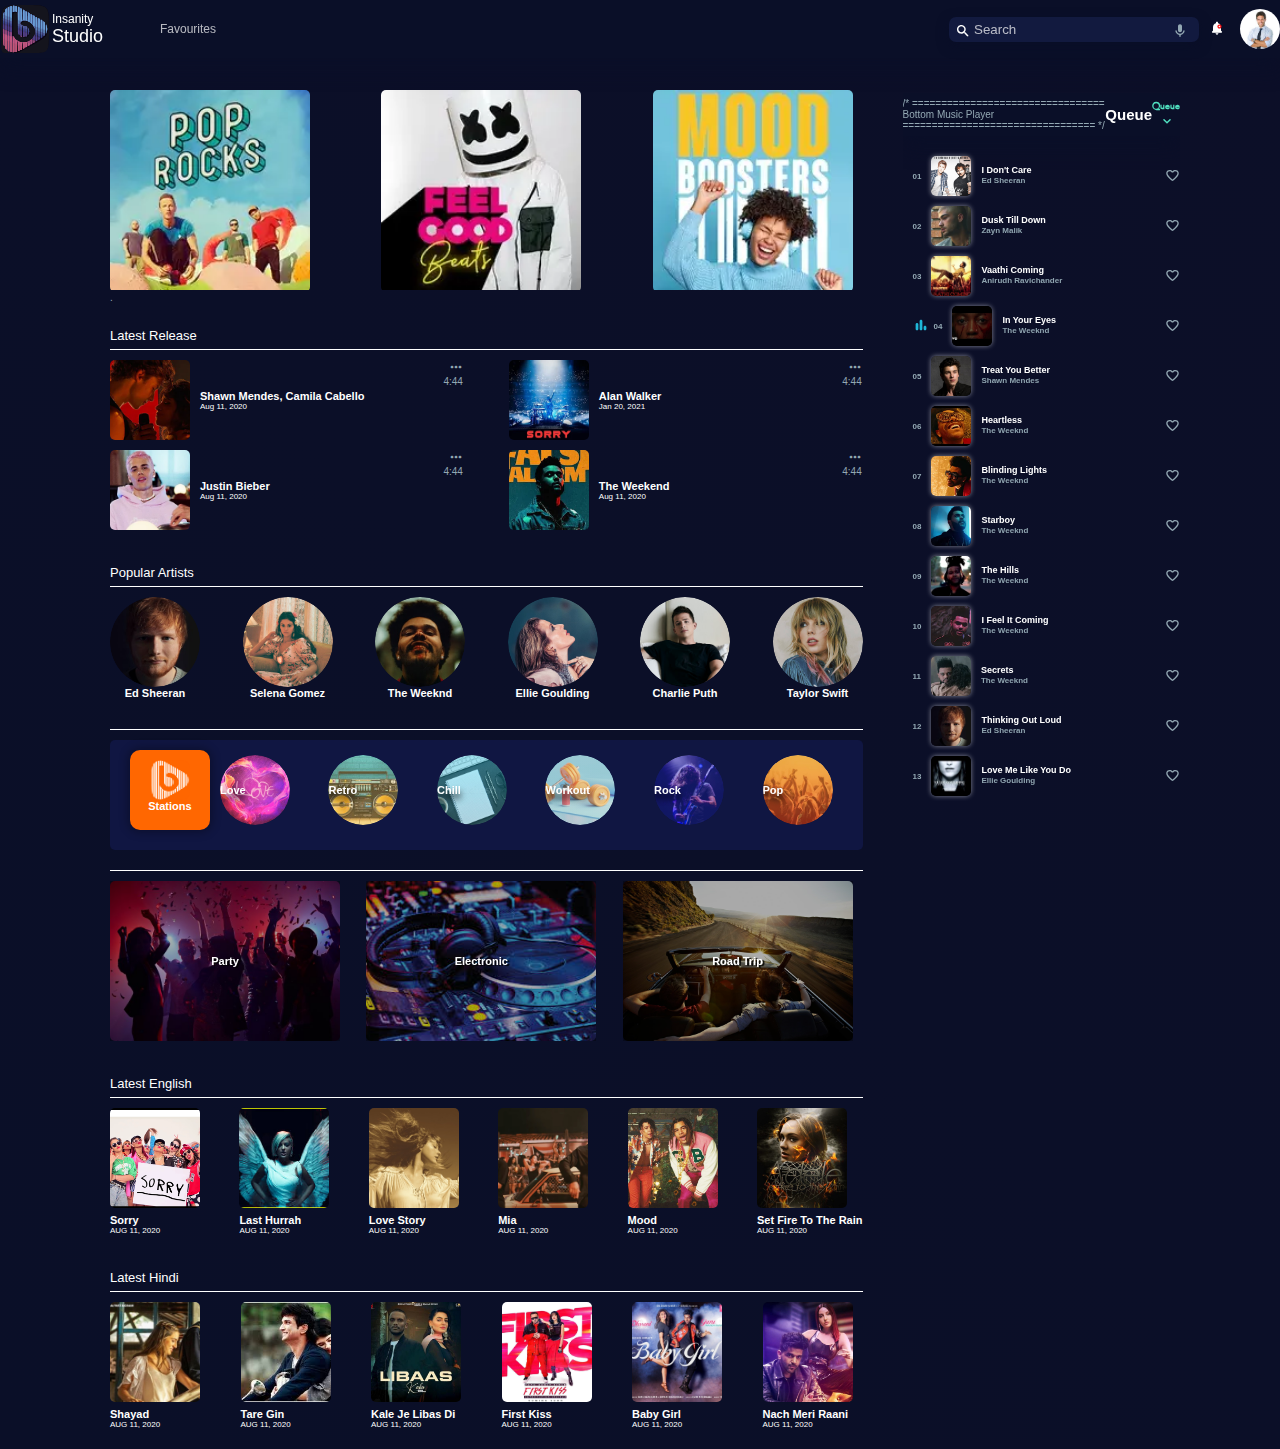
<file: Project - Music Player/index.html>
<!DOCTYPE html>
<html lang="en">
<head>
    <meta charset="UTF-8">
    <meta http-equiv="X-UA-Compatible" content="IE=edge">
    <meta name="viewport" content="width=device-width, initial-scale=1.0">

    <!-- Title -->
    <title> Insanity Studio </title>

    <!-- Favicon -->
    <link rel="shortcut icon" type="image/x-icon" href="img/logo1.svg">

    <!-- Material Icons CSS link -->
    <link rel="stylesheet" href="https://fonts.googleapis.com/css?family=Material+Icons|Material+Icons+Outlined|Material+Icons+Two+Tone|Material+Icons+Round">

    <!-- Local CSS link -->
    <link rel="stylesheet" type="text/css" href="style.css">
</head>

<body>
    <!-- Navbar -->

    <!-- Making navbar sticky to top -->
    <div class="navbar-fixed">
        <nav class="navbar">

            <!-- Left part of navbar contains logo and menu -->
            <div class="left d-flex">
                <!-- Logo and logo name -->
                <div class="logo d-flex">
                    <div class="logo-img">
                        <a href="index.html">
                            <img src="img/logo1.svg" alt="studio_img">
                        </a>
                    </div>

                    <span class="logo-name">
                        <span class="focus-in-contract-bck"> Insanity </span>
                        <br>
                        <span class="focus-in-contract-bck"> Studio </span>
                    </span>
                </div>

                <!-- Favourites -->
                <span class="link">
                    <a href="#player"> Favourites </a>
                </span>
            </div>

            <!-- Right part of navbar contains search bar, notification, user pic -->
            <div class="right d-flex">
                <!-- Search bar -->
                <div class="search">
                    <span class="material-icons-round"> search </span>
                    <input type="text" placeholder="Search">
                    <span class="material-icons-round"> mic </span>
                </div>

                <!-- Notification Icon -->
                <div class="notif">
                    <i class="material-icons-round"> notifications </i>
                    <i class="material-icons-round"> stop_circle </i>
                </div>

                <!-- Profile pic -->
                <div class="profile-pic">
                    <img src="img/profile.jpeg" alt="profile pic">
                </div>
            </div>
        </nav>
    </div>
    <!-- End Navbar -->

    <!-- Container contains Main Section and Queue Section -->
    <div class="container main-container d-flex">

        <!-- main Section -->
        <main class="main-section col">

            <!-- Carousel Section -->
            <header>
                <div class="carousel">
                    <div class="row d-flex">
                        <div class="carousel-item active">
                            <img src="img/Pop_Rocks.webp" alt="rocks">
                        </div>

                        <div class="carousel-item">
                            <img src="img/Feel_Good.webp" alt="feel good">
                        </div>

                        <div class="carousel-item">
                            <img src="img/Mood_Boosters.webp" alt="mood boosters">
                        </div>
                    </div>.
                </div>
            </header>
            <!-- End Carousel Section -->

            <!-- Latest Release -->
            <section id="latest-release">

                <!-- Section Title -->
                <h1 class="section-title">
                    Latest Release
                </h1>

                <!-- Section Container -->
                <div class="section-container d-flex">

                    <!-- Latest Artist -->
                    <div class="latest-artist d-flex">

                        <!-- Left part contains image and artist details -->
                        <div class="left d-flex">

                            <!-- Image with play pause hover effect -->
                            <a href="#player">
                                <div class="image-container play-pause" tabindex="1">
                                    <img src="img/senorita.webp" alt="senorita img">
                                </div>
                            </a>

                            <!-- Artist Details -->
                            <div class="details">
                                <p class="name"> Shawn Mendes, Camila Cabello </p>
                                <p class="date"> Aug 11, 2020 </p>
                            </div>
                        </div>

                        <!-- Right part contains duration and dropdown menu -->
                        <div class="right d-flex">

                            <!-- Dropdown Container -->
                            <div class="dropdown-container" tabindex="1">

                                <!-- Dropdown -->
                                <div class="dropdown">
                                    <ul class="list">
                                        <li>
                                            <a href="#player">
                                                <span class="material-icons-round"> play_arrow</span>

                                                <span> Play Now </span>
                                            </a>
                                        </li>

                                        <li>
                                            <a href="#player">
                                                <span class="material-icons-round"> add </span>

                                                <span> Add to Queue </span>
                                            </a>
                                        </li>
                                        
                                        <li>
                                            <a href="#player">
                                                <span class="material-icons-round"> playlist_add </span>
                                                <span> Add to Favourites </span>
                                            </a>  
                                        </li>
                                        <li>
                                            <a href="#player">
                                                <span class="material-icons-round"> info </span>
                                                <span> Get Info </span>
                                            </a>
                                        </li>
                                    </ul>
                                </div>
                                <!-- Dropdown icon -->
                                <div class="menu-icon">
                                    <span class="material-icons-round">
                                        more_horiz
                                    </span>
                                </div>
                            </div>
                            <!-- Duration -->
                            <div class="length">
                                4:44
                            </div>
                        </div>
                    </div>
                    <!-- End Latest Artist -->

                    <!-- Latest Artist -->
                    <div class="latest-artist d-flex">

                        <!-- Left part contains image and artist details -->
                        <div class="left d-flex">

                            <!-- Image with play pause hover effect -->
                            <a href="#player">
                                <div class="image-container play-pause" tabindex="1">
                                    <img src="img/sorry.webp" alt="">
                                </div>
                            </a>

                            <!-- Artist Details -->
                            <div class="details">
                                <p class="name"> Alan Walker </p>
                                <p class="date"> Jan 20, 2021 </p>
                            </div>
                        </div>

                        <!-- Right part contains duration and dropdown menu -->
                        <div class="right d-flex">

                            <!-- Dropdown Container -->
                            <div class="dropdown-container" tabindex="1">

                                <!-- Dropdown -->
                                <div class="dropdown">
                                    <ul class="list">
                                        <li>
                                            <a href="#player">
                                                <span class="material-icons-round"> play_arrow</span>

                                                <span> Play Now </span>
                                            </a>
                                        </li>

                                        <li>
                                            <a href="#player">
                                                <span class="material-icons-round"> add </span>

                                                <span> Add to Queue </span>
                                            </a>
                                        </li>
                                        
                                        <li>
                                            <a href="#player">
                                                <span class="material-icons-round"> playlist_add </span>
                                                <span> Add to Favourites </span>
                                            </a>  
                                        </li>
                                        <li>
                                            <a href="#player">
                                                <span class="material-icons-round"> info </span>
                                                <span> Get Info </span>
                                            </a>
                                        </li>
                                    </ul>
                                </div>
                                <!-- Dropdown icon -->
                                <div class="menu-icon">
                                    <span class="material-icons-round">
                                        more_horiz
                                    </span>
                                </div>
                            </div>
                            <!-- Duration -->
                            <div class="length">
                                4:44
                            </div>
                        </div>
                    </div>
                    <!-- End Latest Artist -->
                    
                    <!-- Latest Artist -->
                    <div class="latest-artist d-flex">

                        <!-- Left part contains image and artist details -->
                        <div class="left d-flex">

                            <!-- Image with play pause hover effect -->
                            <a href="#player">
                                <div class="image-container play-pause" tabindex="1">
                                    <img src="img/yummy.webp" alt="yummy img">
                                </div>
                            </a>

                            <!-- Artist Details -->
                            <div class="details">
                                <p class="name"> Justin Bieber </p>
                                <p class="date"> Aug 11, 2020 </p>
                            </div>
                        </div>

                        <!-- Right part contains duration and dropdown menu -->
                        <div class="right d-flex">

                            <!-- Dropdown Container -->
                            <div class="dropdown-container" tabindex="1">

                                <!-- Dropdown -->
                                <div class="dropdown">
                                    <ul class="list">
                                        <li>
                                            <a href="#player">
                                                <span class="material-icons-round"> play_arrow</span>

                                                <span> Play Now </span>
                                            </a>
                                        </li>

                                        <li>
                                            <a href="#player">
                                                <span class="material-icons-round"> add </span>

                                                <span> Add to Queue </span>
                                            </a>
                                        </li>
                                        
                                        <li>
                                            <a href="#player">
                                                <span class="material-icons-round"> playlist_add </span>
                                                <span> Add to Favourites </span>
                                            </a>  
                                        </li>
                                        <li>
                                            <a href="#player">
                                                <span class="material-icons-round"> info </span>
                                                <span> Get Info </span>
                                            </a>
                                        </li>
                                    </ul>
                                </div>
                                <!-- Dropdown icon -->
                                <div class="menu-icon">
                                    <span class="material-icons-round">
                                        more_horiz
                                    </span>
                                </div>
                            </div>
                            <!-- Duration -->
                            <div class="length">
                                4:44
                            </div>
                        </div>
                    </div>
                    <!-- End Latest Artist -->
                    
                    <!-- Latest Artist -->
                    <div class="latest-artist d-flex">

                        <!-- Left part contains image and artist details -->
                        <div class="left d-flex">

                            <!-- Image with play pause hover effect -->
                            <a href="#player">
                                <div class="image-container play-pause" tabindex="1">
                                    <img src="img/false-alarm.webp" alt="">
                                </div>
                            </a>

                            <!-- Artist Details -->
                            <div class="details">
                                <p class="name"> The Weekend </p>
                                <p class="date"> Aug 11, 2020 </p>
                            </div>
                        </div>

                        <!-- Right part contains duration and dropdown menu -->
                        <div class="right d-flex">

                            <!-- Dropdown Container -->
                            <div class="dropdown-container" tabindex="1">

                                <!-- Dropdown -->
                                <div class="dropdown">
                                    <ul class="list">
                                        <li>
                                            <a href="#player">
                                                <span class="material-icons-round"> play_arrow</span>

                                                <span> Play Now </span>
                                            </a>
                                        </li>

                                        <li>
                                            <a href="#player">
                                                <span class="material-icons-round"> add </span>

                                                <span> Add to Queue </span>
                                            </a>
                                        </li>
                                        
                                        <li>
                                            <a href="#player">
                                                <span class="material-icons-round"> playlist_add </span>
                                                <span> Add to Favourites </span>
                                            </a>  
                                        </li>
                                        <li>
                                            <a href="#player">
                                                <span class="material-icons-round"> info </span>
                                                <span> Get Info </span>
                                            </a>
                                        </li>
                                    </ul>
                                </div>
                                <!-- Dropdown icon -->
                                <div class="menu-icon">
                                    <span class="material-icons-round">
                                        more_horiz
                                    </span>
                                </div>
                            </div>
                            <!-- Duration -->
                            <div class="length">
                                4:44
                            </div>
                        </div>
                    </div>
                    <!-- End Latest Artist -->

                </div>
            </section>
            <!-- End Latest Release -->

            <!-- Popular Artists -->
            <section id="popular-artists">

                <!-- Section Title -->
                <h1 class="section-title">
                    Popular Artists
                </h1>

                <!-- Section Container -->
                <div class="section-container d-flex">
                    <!-- Popular Artist -->
                    <div class="popular-artist">
                        <!-- Image with play pause hover effect -->
                        <a href="playlist.html">
                            <div class="image-container play-pause">
                                <img src="img/EdSheeran.jpg" alt="">
                            </div>
                        </a>

                        <!-- Name -->
                        <div class="name">
                            Ed Sheeran
                        </div>
                    </div>
                    <!-- End Popular Artist -->

                    <!-- Popular Artist -->
                    <div class="popular-artist">

                        <!-- Image with play pause hover effect -->
                        <a href="playlist.html">
                            <div class="image-container play-pause">
                                <img src="img/SelenaGomez.jpg" alt="">
                            </div>
                        </a>

                        <!-- Name -->
                        <div class="name">
                            Selena Gomez
                        </div>
                    </div>
                    <!-- End Popular Artist -->

                    <!-- Popular Artist -->
                    <div class="popular-artist">

                        <!-- Image with play pause hover effect -->
                        <a href="playlist.html">
                            <div class="image-container play-pause">
                                <img src="img/weeknd.jpg" alt="">
                            </div>
                        </a>

                        <!-- Name -->
                        <div class="name">
                            The Weeknd
                        </div>
                    </div>
                    <!-- End Popular Artist -->

                    <!-- Popular Artist -->
                    <div class="popular-artist">

                        <!-- Image with play pause hover effect -->
                        <a href="playlist.html">
                            <div class="image-container play-pause">
                                <img src="img/EllieGoulding.jpg" alt="">
                            </div>
                        </a>

                        <!-- Name -->
                        <div class="name">
                            Ellie Goulding
                        </div>
                    </div>
                    <!-- End Popular Artist -->

                    <!-- Popular Artist -->
                    <div class="popular-artist">

                        <!-- Image with play pause hover effect -->
                        <a href="playlist.html">
                            <div class="image-container play-pause">
                                <img src="img/charliePuth.jpg" alt="">
                            </div>
                        </a>

                        <!-- Name -->
                        <div class="name">
                            Charlie Puth
                        </div>
                    </div>
                    <!-- End Popular Artist -->
                    
                    <!-- Popular Artist -->
                    <div class="popular-artist">

                        <!-- Image with play pause hover effect -->
                        <a href="playlist.html">
                            <div class="image-container play-pause">
                                <img src="img/TaylorSwift.jpg" alt="">
                            </div>
                        </a>

                        <!-- Name -->
                        <div class="name">
                            Taylor Swift
                        </div>
                    </div>
                    <!-- End Popular Artist -->

                </div>
            </section>
            <!-- End Popular Artists -->

            <!-- Categories -->
            <section id="categories">

                <!-- Section Title -->
                <h1 class="section-title">
                </h1>

                <div class="section-container d-flex">

                    <!-- Stations Icon -->
                    <div class="stations d-flex">
                        <!-- Image -->
                        <div class="image-container">
                            <img src="img/logo.png" alt="">
                        </div>

                        <!-- Station Name -->
                        <div class="name">
                            Stations
                        </div>
                    </div>

                    <!-- Category Container -->
                    <div class="category-container d-flex">
                        <!-- Category -->
                        <div class="category">
                            <!-- Name -->
                            <div class="name d-flex love">
                                Love
                            </div>

                            <!-- Image with play pause hover effect -->
                            <a href="playlist.html">
                                <div class="image-container play-pause">
                                    <img src="img/love.jpg" alt="">
                                </div>
                            </a>
                        </div>
                        <!-- End Category -->

                        <!-- Category -->
                        <div class="category">
                            <!-- Name -->
                            <div class="name d-flex retro">
                                Retro
                            </div>

                            <!-- Image with play pause hover effect -->
                            <a href="playlist.html">
                                <div class="image-container play-pause">
                                    <img src="img/retro.jpeg" alt="">
                                </div>
                            </a>
                        </div>
                        <!-- End Category -->
                        
                        <!-- Category -->
                        <div class="category">
                            <!-- Name -->
                            <div class="name d-flex chill">
                                chill
                            </div>

                            <!-- Image with play pause hover effect -->
                            <a href="playlist.html">
                                <div class="image-container play-pause">
                                    <img src="img/chill.jpg" alt="">
                                </div>
                            </a>
                        </div>
                        <!-- End Category -->
                        
                        <!-- Category -->
                        <div class="category">
                            <!-- Name -->
                            <div class="name d-flex workout">
                                workout
                            </div>

                            <!-- Image with play pause hover effect -->
                            <a href="playlist.html">
                                <div class="image-container play-pause">
                                    <img src="img/workout.jpg" alt="">
                                </div>
                            </a>
                        </div>
                        <!-- End Category -->
                        
                        <!-- Category -->
                        <div class="category">
                            <!-- Name -->
                            <div class="name d-flex rock">
                                Rock
                            </div>

                            <!-- Image with play pause hover effect -->
                            <a href="playlist.html">
                                <div class="image-container play-pause">
                                    <img src="img/rock.jpeg" alt="">
                                </div>
                            </a>
                        </div>
                        <!-- End Category -->
                        
                        <!-- Category -->
                        <div class="category">
                            <!-- Name -->
                            <div class="name d-flex pop">
                                Pop
                            </div>

                            <!-- Image with play pause hover effect -->
                            <a href="playlist.html">
                                <div class="image-container play-pause">
                                    <img src="img/pop.jpg" alt="">
                                </div>
                            </a>
                        </div>
                        <!-- End Category -->
                    </div>

                </div>
            </section>
            <!-- End Categories -->

            <!-- Popular Categories -->
            <section id-="mood">
                <!-- Section Title -->
                <h1 class="section-title"></h1>

                <!-- Container -->
                <div class="section-container d-flex">
                    <!-- Mood Element -->
                    <div class="mood-element">
                        <!-- Name -->
                        <div class="name">
                            Party
                        </div>

                        <!-- Image with play pause hover effect -->
                        <a href="playlist.html">
                            <div class="image-container play-pause">
                                <img src="img/party.jpg" alt="">
                            </div>
                        </a>
                    </div>
                    <!-- End Mood Element -->

                    <!-- Mood Element -->
                    <div class="mood-element">
                        <!-- Name -->
                        <div class="name">
                            Electronic
                        </div>

                        <!-- Image with play pause hover effect -->
                        <a href="playlist.html">
                            <div class="image-container play-pause">
                                <img src="img/electronic.jpeg" alt="">
                            </div>
                        </a>
                    </div>
                    <!-- End Mood Element -->
                    
                    <!-- Mood Element -->
                    <div class="mood-element">
                        <!-- Name -->
                        <div class="name">
                            Road Trip
                        </div>

                        <!-- Image with play pause hover effect -->
                        <a href="playlist.html">
                            <div class="image-container play-pause">
                                <img src="img/roadtrip.jpg" alt="">
                            </div>
                        </a>
                    </div>
                    <!-- End Mood Element -->
                </div>
            </section>
            <!-- End Popular Categories -->

            <!-- Latest English -->
            <section id="latest-english">

                <!-- Section Title -->
                <h1 class="section-title">
                    Latest English
                </h1>

                <!-- Container -->
                <div class="section-container d-flex">
                    
                    <!-- Latest Song Element -->
                    <div class="latest-songs">
                        <a href="#player">

                            <!-- Image with play pause hover effect -->
                            <div class="image-container play-pause">
                                <img src="img/sorry-justin.png" alt="">
                            </div>

                            <!-- Details -->
                            <div class="details">
                                <p class="name"> Sorry </p>
                                <p class="date"> AUG 11, 2020 </p>
                            </div>
                        </a>
                    </div>
                    <!-- End Latest Song Element -->

                    <!-- Latest Song Element -->
                    <div class="latest-songs">
                        <a href="#player">

                            <!-- Image with play pause hover effect -->
                            <div class="image-container play-pause">
                                <img src="img/last-hurrah.jpeg" alt="">
                            </div>

                            <!-- Details -->
                            <div class="details">
                                <p class="name"> Last Hurrah </p>
                                <p class="date"> AUG 11, 2020 </p>
                            </div>
                        </a>
                    </div>
                    <!-- End Latest Song Element -->

                    <!-- Latest Song Element -->
                    <div class="latest-songs">
                        <a href="#player">

                            <!-- Image with play pause hover effect -->
                            <div class="image-container play-pause">
                                <img src="img/love-story.jpg" alt="">
                            </div>

                            <!-- Details -->
                            <div class="details">
                                <p class="name"> Love Story </p>
                                <p class="date"> AUG 11, 2020 </p>
                            </div>
                        </a>
                    </div>
                    <!-- End Latest Song Element -->
                    
                    <!-- Latest Song Element -->
                    <div class="latest-songs">
                        <a href="#player">

                            <!-- Image with play pause hover effect -->
                            <div class="image-container play-pause">
                                <img src="img/mia.jpg" alt="">
                            </div>

                            <!-- Details -->
                            <div class="details">
                                <p class="name"> Mia </p>
                                <p class="date"> AUG 11, 2020 </p>
                            </div>
                        </a>
                    </div>
                    <!-- End Latest Song Element -->
                    
                    <!-- Latest Song Element -->
                    <div class="latest-songs">
                        <a href="#player">

                            <!-- Image with play pause hover effect -->
                            <div class="image-container play-pause">
                                <img src="img/mood.webp" alt="">
                            </div>

                            <!-- Details -->
                            <div class="details">
                                <p class="name"> Mood </p>
                                <p class="date"> AUG 11, 2020 </p>
                            </div>
                        </a>
                    </div>
                    <!-- End Latest Song Element -->
                    
                    <!-- Latest Song Element -->
                    <div class="latest-songs">
                        <a href="#player">

                            <!-- Image with play pause hover effect -->
                            <div class="image-container play-pause">
                                <img src="img/set-fire.jpg" alt="">
                            </div>

                            <!-- Details -->
                            <div class="details">
                                <p class="name"> Set Fire To The Rain </p>
                                <p class="date"> AUG 11, 2020 </p>
                            </div>
                        </a>
                    </div>
                    <!-- End Latest Song Element -->
                </div>
            </section>
            <!-- End Latest English -->

            <!-- Latest Hindi -->
            <section id="latest-hindi">

                <!-- Section Title -->
                <h1 class="section-title">
                    Latest Hindi
                </h1>

                <!-- Container -->
                <div class="section-container d-flex">

                    <!-- Latest Song Element -->
                    <div class="latest-songs">
                        <a href="#player">
                            
                            <!-- Image with play pause hover effect -->
                            <div class="image-container play-pause">
                                <img src="img/shayad.jpeg" alt="">
                            </div>

                            <!-- Details -->
                            <div class="details">
                                <p class="name">
                                    Shayad
                                </p>
                                <p class="date">
                                    AUG 11, 2020
                                </p>
                            </div>
                        </a>
                    </div>
                    <!-- End Latest Song Element -->

                    <!-- Latest Song Element -->
                    <div class="latest-songs">
                        <a href="#player">
                            
                            <!-- Image with play pause hover effect -->
                            <div class="image-container play-pause">
                                <img src="img/tare-gin.jpeg" alt="">
                            </div>

                            <!-- Details -->
                            <div class="details">
                                <p class="name">
                                    Tare Gin
                                </p>
                                <p class="date">
                                    AUG 11, 2020
                                </p>
                            </div>
                        </a>
                    </div>
                    <!-- End Latest Song Element -->

                    <!-- Latest Song Element -->
                    <div class="latest-songs">
                        <a href="#player">
                            
                            <!-- Image with play pause hover effect -->
                            <div class="image-container play-pause">
                                <img src="img/kale-je.jpg" alt="">
                            </div>

                            <!-- Details -->
                            <div class="details">
                                <p class="name">
                                    Kale Je Libas Di
                                </p>
                                <p class="date">
                                    AUG 11, 2020
                                </p>
                            </div>
                        </a>
                    </div>
                    <!-- End Latest Song Element -->

                    <!-- Latest Song Element -->
                    <div class="latest-songs">
                        <a href="#player">
                            
                            <!-- Image with play pause hover effect -->
                            <div class="image-container play-pause">
                                <img src="img/first-kiss.jpg" alt="">
                            </div>

                            <!-- Details -->
                            <div class="details">
                                <p class="name">
                                    First Kiss
                                </p>
                                <p class="date">
                                    AUG 11, 2020
                                </p>
                            </div>
                        </a>
                    </div>
                    <!-- End Latest Song Element -->

                    <!-- Latest Song Element -->
                    <div class="latest-songs">
                        <a href="#player">
                            
                            <!-- Image with play pause hover effect -->
                            <div class="image-container play-pause">
                                <img src="img/baby.jpg" alt="">
                            </div>

                            <!-- Details -->
                            <div class="details">
                                <p class="name">
                                    Baby Girl
                                </p>
                                <p class="date">
                                    AUG 11, 2020
                                </p>
                            </div>
                        </a>
                    </div>
                    <!-- End Latest Song Element -->

                    <!-- Latest Song Element -->
                    <div class="latest-songs">
                        <a href="#player">
                            
                            <!-- Image with play pause hover effect -->
                            <div class="image-container play-pause">
                                <img src="img/nach.jpg" alt="">
                            </div>

                            <!-- Details -->
                            <div class="details">
                                <p class="name">
                                    Nach Meri Raani
                                </p>
                                <p class="date">
                                    AUG 11, 2020
                                </p>
                            </div>
                        </a>
                    </div>
                    <!-- End Latest Song Element -->
                </div>
            </section>
            <!-- End Latest Hindi -->

        </main>
        <!-- End Main Section -->

        
        <!-- Sidebar (or Queue Section) for Desktop -->
        <aside class="col">

            <!-- Navbar with queue menu -->
            <div class="navbar-fixed d-flex">
                /* ================================= 
                Bottom Music Player
       ================================= */
                <!-- left -->
                <div class="left"> Queue </div>

                <!-- Right part with queue dropdown menu -->
                <div class="right">

                    <!-- Dropdown Container -->
                    <div class="dropdown-container queue-menu" tabindex="1">
                        Queue

                        <!-- Dropdown icon -->
                        <span class="material-icons-round">
                            keyboard_arrow_down
                        </span>

                        <!-- Dropdown -->
                        <div class="dropdown">
                            <ul class="list">
                                <li>
                                    <a href="#player">
                                        <span class="material-icons-round">
                                            queue_music
                                        </span>

                                        <span> Playlists </span>
                                    </a>
                                </li>

                                <li>
                                    <a href="#player">
                                        <span class="material-icons-round">
                                            favorite
                                        </span>

                                        <span> Favourites Songs </span>
                                    </a>
                                </li>
                            </ul>
                        </div>
                    </div>
                </div>
            </div>
            <!-- End Navbar with Queue Menu -->

            <!-- Sidebar main i.e. Song container -->
            <div class="sidebar-main">

                <!-- Song -->
                <div class="song d-flex">

                    <!-- Left part contains count, image and details -->
                    <div class="left d-flex">

                        <!-- Counting -->
                        <div class="count">
                            01
                        </div>
                        
                        <!-- Song Image -->
                        <a href="#player">
                            <div class="image-container play-pause">
                                <img src="img/i-dont-care.jpg" alt="">
                            </div>
                        </a>

                        <!-- Details -->
                        <div class="name d-flex">
                            <div class="song-name">
                                I Don't Care
                            </div>

                            <div class="singer-name">
                                Ed Sheeran
                            </div>
                        </div>
                    </div>

                    <!-- Right part for Toggling -->
                    <div class="right">
                        <input type="checkbox" class="toggle-button">

                        <div class="favourite"></div>
                    </div>
                </div>
                <!-- End Song -->

                <!-- Song -->
                <div class="song d-flex">

                    <!-- Left part contains count, image and details -->
                    <div class="left d-flex">

                        <!-- Counting -->
                        <div class="count">
                            02
                        </div>
                        
                        <!-- Song Image -->
                        <a href="#player">
                            <div class="image-container play-pause">
                                <img src="img/dusk-till-down.jpeg" alt="">
                            </div>
                        </a>

                        <!-- Details -->
                        <div class="name d-flex">
                            <div class="song-name">
                                Dusk Till Down
                            </div>

                            <div class="singer-name">
                                Zayn Malik
                            </div>
                        </div>
                    </div>

                    <!-- Right part for Toggling -->
                    <div class="right">
                        <input type="checkbox" class="toggle-button">

                        <div class="favourite"></div>
                    </div>
                </div>
                <!-- End Song -->

                <!-- Song -->
                <div class="song d-flex">

                    <!-- Left part contains count, image and details -->
                    <div class="left d-flex">

                        <!-- Counting -->
                        <div class="count">
                            03
                        </div>
                        
                        <!-- Song Image -->
                        <a href="#player">
                            <div class="image-container play-pause">
                                <img src="img/vaatthi.jpg" alt="">
                            </div>
                        </a>

                        <!-- Details -->
                        <div class="name d-flex">
                            <div class="song-name">
                                Vaathi Coming
                            </div>

                            <div class="singer-name">
                                Anirudh Ravichander
                            </div>
                        </div>
                    </div>

                    <!-- Right part for Toggling -->
                    <div class="right">
                        <input type="checkbox" class="toggle-button">

                        <div class="favourite"></div>
                    </div>
                </div>
                <!-- End Song -->

                <!-- Song -->
                <div class="song d-flex">

                    <!-- Left part contains count, image and details -->
                    <div class="left d-flex">

                        <!-- Current Playing -->
                        <div class="current-playing">
                            <span class="material-icons-round">
                                bar_chart
                            </span>
                        </div>

                        <!-- Counting -->
                        <div class="count">
                            04
                        </div>
                        
                        <!-- Song Image -->
                        <a href="#player">
                            <div class="image-container play-pause">
                                <img src="img/in-your-eyes.jpeg" alt="">
                            </div>
                        </a>

                        <!-- Details -->
                        <div class="name d-flex">
                            <div class="song-name">
                                In Your Eyes
                            </div>

                            <div class="singer-name">
                                The Weeknd
                            </div>
                        </div>
                    </div>

                    <!-- Right part for Toggling -->
                    <div class="right">
                        <input type="checkbox" class="toggle-button">

                        <div class="favourite"></div>
                    </div>
                </div>
                <!-- End Song -->

                <!-- Song -->
                <div class="song d-flex">

                    <!-- Left part contains count, image and details -->
                    <div class="left d-flex">

                        <!-- Counting -->
                        <div class="count">
                            05
                        </div>
                        
                        <!-- Song Image -->
                        <a href="#player">
                            <div class="image-container play-pause">
                                <img src="img/shawnmendes.jpg" alt="">
                            </div>
                        </a>

                        <!-- Details -->
                        <div class="name d-flex">
                            <div class="song-name">
                                Treat You Better
                            </div>

                            <div class="singer-name">
                                Shawn Mendes
                            </div>
                        </div>
                    </div>

                    <!-- Right part for Toggling -->
                    <div class="right">
                        <input type="checkbox" class="toggle-button">

                        <div class="favourite"></div>
                    </div>
                </div>
                <!-- End Song -->

                <!-- Song -->
                <div class="song d-flex">

                    <!-- Left part contains count, image and details -->
                    <div class="left d-flex">

                        <!-- Counting -->
                        <div class="count">
                            06
                        </div>
                        
                        <!-- Song Image -->
                        <a href="#player">
                            <div class="image-container play-pause">
                                <img src="img/heartless.webp" alt="">
                            </div>
                        </a>

                        <!-- Details -->
                        <div class="name d-flex">
                            <div class="song-name">
                                Heartless
                            </div>

                            <div class="singer-name">
                                The Weeknd
                            </div>
                        </div>
                    </div>

                    <!-- Right part for Toggling -->
                    <div class="right">
                        <input type="checkbox" class="toggle-button">

                        <div class="favourite"></div>
                    </div>
                </div>
                <!-- End Song -->

                <!-- Song -->
                <div class="song d-flex">

                    <!-- Left part contains count, image and details -->
                    <div class="left d-flex">

                        <!-- Counting -->
                        <div class="count">
                            07
                        </div>
                        
                        <!-- Song Image -->
                        <a href="#player">
                            <div class="image-container play-pause">
                                <img src="img/blinding-ligghts.webp" alt="">
                            </div>
                        </a>

                        <!-- Details -->
                        <div class="name d-flex">
                            <div class="song-name">
                                Blinding Lights
                            </div>

                            <div class="singer-name">
                                The Weeknd
                            </div>
                        </div>
                    </div>

                    <!-- Right part for Toggling -->
                    <div class="right">
                        <input type="checkbox" class="toggle-button">

                        <div class="favourite"></div>
                    </div>
                </div>
                <!-- End Song -->

                <!-- Song -->
                <div class="song d-flex">

                    <!-- Left part contains count, image and details -->
                    <div class="left d-flex">

                        <!-- Counting -->
                        <div class="count">
                            08
                        </div>
                        
                        <!-- Song Image -->
                        <a href="#player">
                            <div class="image-container play-pause">
                                <img src="img/starboy.webp" alt="">
                            </div>
                        </a>

                        <!-- Details -->
                        <div class="name d-flex">
                            <div class="song-name">
                                Starboy
                            </div>

                            <div class="singer-name">
                                The Weeknd
                            </div>
                        </div>
                    </div>

                    <!-- Right part for Toggling -->
                    <div class="right">
                        <input type="checkbox" class="toggle-button">

                        <div class="favourite"></div>
                    </div>
                </div>
                <!-- End Song -->

                <!-- Song -->
                <div class="song d-flex">

                    <!-- Left part contains count, image and details -->
                    <div class="left d-flex">

                        <!-- Counting -->
                        <div class="count">
                            09
                        </div>
                        
                        <!-- Song Image -->
                        <a href="#player">
                            <div class="image-container play-pause">
                                <img src="img/the-hills.webp" alt="">
                            </div>
                        </a>

                        <!-- Details -->
                        <div class="name d-flex">
                            <div class="song-name">
                                The Hills
                            </div>

                            <div class="singer-name">
                                The Weeknd
                            </div>
                        </div>
                    </div>

                    <!-- Right part for Toggling -->
                    <div class="right">
                        <input type="checkbox" class="toggle-button">

                        <div class="favourite"></div>
                    </div>
                </div>
                <!-- End Song -->

                <!-- Song -->
                <div class="song d-flex">

                    <!-- Left part contains count, image and details -->
                    <div class="left d-flex">

                        <!-- Counting -->
                        <div class="count">
                            10
                        </div>
                        
                        <!-- Song Image -->
                        <a href="#player">
                            <div class="image-container play-pause">
                                <img src="img/i-feel-it-coming.webp" alt="">
                            </div>
                        </a>

                        <!-- Details -->
                        <div class="name d-flex">
                            <div class="song-name">
                                I Feel It Coming
                            </div>

                            <div class="singer-name">
                                The Weeknd
                            </div>
                        </div>
                    </div>

                    <!-- Right part for Toggling -->
                    <div class="right">
                        <input type="checkbox" class="toggle-button">

                        <div class="favourite"></div>
                    </div>
                </div>
                <!-- End Song -->

                <!-- Song -->
                <div class="song d-flex">

                    <!-- Left part contains count, image and details -->
                    <div class="left d-flex">

                        <!-- Counting -->
                        <div class="count">
                            11
                        </div>
                        
                        <!-- Song Image -->
                        <a href="#player">
                            <div class="image-container play-pause">
                                <img src="img/secrets.webp" alt="">
                            </div>
                        </a>

                        <!-- Details -->
                        <div class="name d-flex">
                            <div class="song-name">
                                Secrets
                            </div>

                            <div class="singer-name">
                                The Weeknd
                            </div>
                        </div>
                    </div>

                    <!-- Right part for Toggling -->
                    <div class="right">
                        <input type="checkbox" class="toggle-button">

                        <div class="favourite"></div>
                    </div>
                </div>
                <!-- End Song -->

                <!-- Song -->
                <div class="song d-flex">

                    <!-- Left part contains count, image and details -->
                    <div class="left d-flex">

                        <!-- Counting -->
                        <div class="count">
                            12
                        </div>
                        
                        <!-- Song Image -->
                        <a href="#player">
                            <div class="image-container play-pause">
                                <img src="img/EdSheeran.jpg" alt="">
                            </div>
                        </a>

                        <!-- Details -->
                        <div class="name d-flex">
                            <div class="song-name">
                                Thinking Out Loud
                            </div>

                            <div class="singer-name">
                                Ed Sheeran
                            </div>
                        </div>
                    </div>

                    <!-- Right part for Toggling -->
                    <div class="right">
                        <input type="checkbox" class="toggle-button">

                        <div class="favourite"></div>
                    </div>
                </div>
                <!-- End Song -->

                <!-- Song -->
                <div class="song d-flex">

                    <!-- Left part contains count, image and details -->
                    <div class="left d-flex">

                        <!-- Counting -->
                        <div class="count">
                            13
                        </div>
                        
                        <!-- Song Image -->
                        <a href="#player">
                            <div class="image-container play-pause">
                                <img src="img/love-me.jpg" alt="">
                            </div>
                        </a>

                        <!-- Details -->
                        <div class="name d-flex">
                            <div class="song-name">
                                Love Me Like You Do
                            </div>

                            <div class="singer-name">
                                Ellie Goulding
                            </div>
                        </div>
                    </div>

                    <!-- Right part for Toggling -->
                    <div class="right">
                        <input type="checkbox" class="toggle-button">

                        <div class="favourite"></div>
                    </div>
                </div>
                <!-- End Song --> 

            </div>
            <!-- End Sidebar Main -->

        </aside>
        <!-- End Sidebar -->

    </div>
    <!-- End Container -->

    <!-- Footer i.e. Player -->
    <!-- Queue section is integrated in bottom for mobile devices -->
    <footer id="player">

        <!-- "Close icon" for mobile devices to close bottom player -->
        <a class="material-icons-round close" href="">
            close
        </a>

        <!-- Container -->
        <div class="container d-flex">

            <!-- Mobile Queue -->
            <div class="queue">

                <!-- Navbar with queue menu -->
                <div class="navbar-fixed d-flex">

                    <!-- left -->
                    <div class="left">
                        Queue
                    </div>

                    <!-- Right part contains queue dropdown menu -->
                    <div class="right">

                        <!-- Dropdown Container -->
                        <div class="dropdown-container queue-menu" tabindex="1">
                            Queue
                        </div>

                        <!-- Down Arrow Icon -->
                        <span class="material-icons-round">
                            keyboard_arrow_down
                        </span>

                        <!-- Dropdown -->
                        <div class="dropdown">
                            <ul class="list">
                                <li>
                                    <a href="#player">
                                        <span class="material-icons-round">
                                            queue_music
                                        </span>
                                        <span> Playlists </span>
                                    </a>
                                </li>

                                <li>
                                    <a href="#player">
                                        <span class="material-icons-round">
                                            favorite
                                        </span>
                                        <span> Favourite Songs </span>
                                    </a>
                                </li>
                            </ul>
                        </div>
                    </div>
                </div>
            </div>
            <!-- End Navbar with Queue Menu -->
            
            <!-- Sidebar main i.e. Song container -->
            <div class="sidebar-main">

                <!-- Song -->
                <div class="song d-flex">

                    <!-- Left part contains count, image and details -->
                    <div class="left d-flex">

                        <!-- Counting -->
                        <div class="count">
                            01
                        </div>
                        
                        <!-- Song Image -->
                        <a href="#player">
                            <div class="image-container play-pause">
                                <img src="img/i-dont-care.jpg" alt="">
                            </div>
                        </a>

                        <!-- Details -->
                        <div class="name d-flex">
                            <div class="song-name">
                                I Don't Care
                            </div>

                            <div class="singer-name">
                                Ed Sheeran
                            </div>
                        </div>
                    </div>

                    <!-- Right part for Toggling -->
                    <div class="right">
                        <input type="checkbox" class="toggle-button">

                        <div class="favourite"></div>
                    </div>
                </div>
                <!-- End Song -->

                <!-- Song -->
                <div class="song d-flex">

                    <!-- Left part contains count, image and details -->
                    <div class="left d-flex">

                        <!-- Counting -->
                        <div class="count">
                            02
                        </div>
                        
                        <!-- Song Image -->
                        <a href="#player">
                            <div class="image-container play-pause">
                                <img src="img/dusk-till-down.jpeg" alt="">
                            </div>
                        </a>

                        <!-- Details -->
                        <div class="name d-flex">
                            <div class="song-name">
                                Dusk Till Down
                            </div>

                            <div class="singer-name">
                                Zayn Malik
                            </div>
                        </div>
                    </div>

                    <!-- Right part for Toggling -->
                    <div class="right">
                        <input type="checkbox" class="toggle-button">

                        <div class="favourite"></div>
                    </div>
                </div>
                <!-- End Song -->

                <!-- Song -->
                <div class="song d-flex">

                    <!-- Left part contains count, image and details -->
                    <div class="left d-flex">

                        <!-- Counting -->
                        <div class="count">
                            03
                        </div>
                        
                        <!-- Song Image -->
                        <a href="#player">
                            <div class="image-container play-pause">
                                <img src="img/vaatthi.jpg" alt="">
                            </div>
                        </a>

                        <!-- Details -->
                        <div class="name d-flex">
                            <div class="song-name">
                                Vaathi Coming
                            </div>

                            <div class="singer-name">
                                Anirudh Ravichander
                            </div>
                        </div>
                    </div>

                    <!-- Right part for Toggling -->
                    <div class="right">
                        <input type="checkbox" class="toggle-button">

                        <div class="favourite"></div>
                    </div>
                </div>
                <!-- End Song -->

                <!-- Song -->
                <div class="song d-flex">

                    <!-- Left part contains count, image and details -->
                    <div class="left d-flex">

                        <!-- Current Playing -->
                        <div class="current-playing">
                            <span class="material-icons-round">
                                bar_chart
                            </span>
                        </div>

                        <!-- Song Image -->
                        <a href="#player">
                            <div class="image-container play-pause">
                                <img src="img/in-your-eyes.jpeg" alt="">
                            </div>
                        </a>

                        <!-- Details -->
                        <div class="name d-flex">
                            <div class="song-name">
                                In Your Eyes
                            </div>

                            <div class="singer-name">
                                The Weeknd
                            </div>
                        </div>
                    </div>

                    <!-- Right part for Toggling -->
                    <div class="right">
                        <input type="checkbox" class="toggle-button">

                        <div class="favourite"></div>
                    </div>
                </div>
                <!-- End Song -->

                <!-- Song -->
                <div class="song d-flex">

                    <!-- Left part contains count, image and details -->
                    <div class="left d-flex">

                        <!-- Counting -->
                        <div class="count">
                            05
                        </div>
                        
                        <!-- Song Image -->
                        <a href="#player">
                            <div class="image-container play-pause">
                                <img src="img/shawnmendes.jpg" alt="">
                            </div>
                        </a>

                        <!-- Details -->
                        <div class="name d-flex">
                            <div class="song-name">
                                Treat You Better
                            </div>

                            <div class="singer-name">
                                Shawn Mendes
                            </div>
                        </div>
                    </div>

                    <!-- Right part for Toggling -->
                    <div class="right">
                        <input type="checkbox" class="toggle-button">

                        <div class="favourite"></div>
                    </div>
                </div>
                <!-- End Song -->

                <!-- Song -->
                <div class="song d-flex">

                    <!-- Left part contains count, image and details -->
                    <div class="left d-flex">

                        <!-- Counting -->
                        <div class="count">
                            06
                        </div>
                        
                        <!-- Song Image -->
                        <a href="#player">
                            <div class="image-container play-pause">
                                <img src="img/heartless.webp" alt="">
                            </div>
                        </a>

                        <!-- Details -->
                        <div class="name d-flex">
                            <div class="song-name">
                                Heartless
                            </div>

                            <div class="singer-name">
                                The Weeknd
                            </div>
                        </div>
                    </div>

                    <!-- Right part for Toggling -->
                    <div class="right">
                        <input type="checkbox" class="toggle-button">

                        <div class="favourite"></div>
                    </div>
                </div>
                <!-- End Song -->

                <!-- Song -->
                <div class="song d-flex">

                    <!-- Left part contains count, image and details -->
                    <div class="left d-flex">

                        <!-- Counting -->
                        <div class="count">
                            07
                        </div>
                        
                        <!-- Song Image -->
                        <a href="#player">
                            <div class="image-container play-pause">
                                <img src="img/blinding-ligghts.webp" alt="">
                            </div>
                        </a>

                        <!-- Details -->
                        <div class="name d-flex">
                            <div class="song-name">
                                Blinding Lights
                            </div>

                            <div class="singer-name">
                                The Weeknd
                            </div>
                        </div>
                    </div>

                    <!-- Right part for Toggling -->
                    <div class="right">
                        <input type="checkbox" class="toggle-button">

                        <div class="favourite"></div>
                    </div>
                </div>
                <!-- End Song -->

                <!-- Song -->
                <div class="song d-flex">

                    <!-- Left part contains count, image and details -->
                    <div class="left d-flex">

                        <!-- Counting -->
                        <div class="count">
                            08
                        </div>
                        
                        <!-- Song Image -->
                        <a href="#player">
                            <div class="image-container play-pause">
                                <img src="img/starboy.webp" alt="">
                            </div>
                        </a>

                        <!-- Details -->
                        <div class="name d-flex">
                            <div class="song-name">
                                Starboy
                            </div>

                            <div class="singer-name">
                                The Weeknd
                            </div>
                        </div>
                    </div>

                    <!-- Right part for Toggling -->
                    <div class="right">
                        <input type="checkbox" class="toggle-button">

                        <div class="favourite"></div>
                    </div>
                </div>
                <!-- End Song -->

                <!-- Song -->
                <div class="song d-flex">

                    <!-- Left part contains count, image and details -->
                    <div class="left d-flex">

                        <!-- Counting -->
                        <div class="count">
                            09
                        </div>
                        
                        <!-- Song Image -->
                        <a href="#player">
                            <div class="image-container play-pause">
                                <img src="img/the-hills.webp" alt="">
                            </div>
                        </a>

                        <!-- Details -->
                        <div class="name d-flex">
                            <div class="song-name">
                                The Hills
                            </div>

                            <div class="singer-name">
                                The Weeknd
                            </div>
                        </div>
                    </div>

                    <!-- Right part for Toggling -->
                    <div class="right">
                        <input type="checkbox" class="toggle-button">

                        <div class="favourite"></div>
                    </div>
                </div>
                <!-- End Song -->

                <!-- Song -->
                <div class="song d-flex">

                    <!-- Left part contains count, image and details -->
                    <div class="left d-flex">

                        <!-- Counting -->
                        <div class="count">
                            10
                        </div>
                        
                        <!-- Song Image -->
                        <a href="#player">
                            <div class="image-container play-pause">
                                <img src="img/i-feel-it-coming.webp" alt="">
                            </div>
                        </a>

                        <!-- Details -->
                        <div class="name d-flex">
                            <div class="song-name">
                                I Feel It Coming
                            </div>

                            <div class="singer-name">
                                The Weeknd
                            </div>
                        </div>
                    </div>

                    <!-- Right part for Toggling -->
                    <div class="right">
                        <input type="checkbox" class="toggle-button">

                        <div class="favourite"></div>
                    </div>
                </div>
                <!-- End Song -->

                <!-- Song -->
                <div class="song d-flex">

                    <!-- Left part contains count, image and details -->
                    <div class="left d-flex">

                        <!-- Counting -->
                        <div class="count">
                            11
                        </div>
                        
                        <!-- Song Image -->
                        <a href="#player">
                            <div class="image-container play-pause">
                                <img src="img/secrets.webp" alt="">
                            </div>
                        </a>

                        <!-- Details -->
                        <div class="name d-flex">
                            <div class="song-name">
                                Secrets
                            </div>

                            <div class="singer-name">
                                The Weeknd
                            </div>
                        </div>
                    </div>

                    <!-- Right part for Toggling -->
                    <div class="right">
                        <input type="checkbox" class="toggle-button">

                        <div class="favourite"></div>
                    </div>
                </div>
                <!-- End Song -->

                <!-- Song -->
                <div class="song d-flex">

                    <!-- Left part contains count, image and details -->
                    <div class="left d-flex">

                        <!-- Counting -->
                        <div class="count">
                            12
                        </div>
                        
                        <!-- Song Image -->
                        <a href="#player">
                            <div class="image-container play-pause">
                                <img src="img/EdSheeran.jpg" alt="">
                            </div>
                        </a>

                        <!-- Details -->
                        <div class="name d-flex">
                            <div class="song-name">
                                Thinking Out Loud
                            </div>

                            <div class="singer-name">
                                Ed Sheeran
                            </div>
                        </div>
                    </div>

                    <!-- Right part for Toggling -->
                    <div class="right">
                        <input type="checkbox" class="toggle-button">

                        <div class="favourite"></div>
                    </div>
                </div>
                <!-- End Song -->

                <!-- Song -->
                <div class="song d-flex">

                    <!-- Left part contains count, image and details -->
                    <div class="left d-flex">

                        <!-- Counting -->
                        <div class="count">
                            13
                        </div>
                        
                        <!-- Song Image -->
                        <a href="#player">
                            <div class="image-container play-pause">
                                <img src="img/love-me.jpg" alt="">
                            </div>
                        </a>

                        <!-- Details -->
                        <div class="name d-flex">
                            <div class="song-name">
                                Love Me Like You Do
                            </div>

                            <div class="singer-name">
                                Ellie Goulding
                            </div>
                        </div>
                    </div>

                    <!-- Right part for Toggling -->
                    <div class="right">
                        <input type="checkbox" class="toggle-button">

                        <div class="favourite"></div>
                    </div>
                </div>
                <!-- End Song --> 

            </div>
            <!-- End Sidebar Main -->
            <!-- End Mobile Queue -->

            <!-- Bottom Player -->
            <div class="player d-flex">

                <!-- Left part of player -->
                <div class="song-info left d-flex">

                    <!-- Thumbnail -->
                    <div class="image-container">
                        <img src="img/weeknd.jpg" alt="">
                    </div>

                    <!-- Song with marquee -->
                    <div class="song-details">
                        <marquee behavior="scroll" direction="left" scrollamount="3">
                            Blinding Lights
                        </marquee>

                        <p>
                            The Weeknd
                        </p>
                    </div>

                    <!-- Favourite with other controls -->
                    <div class="make-favourite d-flex">
                        <input type="checkbox" class="toggle-button">
                        <div class="favourite"></div>
                        <span class="material-icons-round">
                            block
                        </span>
                    </div>
                </div>
                <!-- End left part player -->

                <!-- Middle Part -->
                <div class="main-controls d-flex center">

                    <!-- Change song controls -->
                    <div class="top-controls d-flex">
                        <span class="material-icons-round">
                            shuffle
                        </span>
                        <span class="material-icons-round">
                            skip_previous
                        </span>
                        <span class="material-icons-round">
                            pause
                        </span>
                        <span class="material-icons-round">
                            skip_next
                        </span>
                        <span class="material-icons-round">
                            repeat
                        </span>
                    </div>

                    <!-- Audio seek bar using range input element -->
                    <div class="bottom-controls d-flex">
                        <div class="duration">
                            1:24
                        </div>
                        <div class="progress d-flex">
                            <input type="range">
                        </div>
                        <div class="duration">
                            4:23
                        </div>
                    </div>
                </div>
                <!-- End Middle Part -->

                <!-- Right part of player -->
                <div class="right-control right d-flex">

                    <!-- Playlist, Volume and Other controls -->
                    <span class="material-icons-round">
                        playlist_play
                    </span>
                    <span class="material-icons-round">
                        speaker
                    </span>
                    <span class="material-icons-round">volume_up</span>
                    <div class="progress d-flex">
                        <input type="range">
                    </div>
                    <span class="material-icons-round">
                        open_in_full
                    </span>
                </div>
                <!-- End Right Part of Player -->

            </div>
            <!-- End Bottom Player -->

        </div>
        <!-- End Container -->

    </footer>
    <!-- End Footer -->

</body>
</html>
</file>
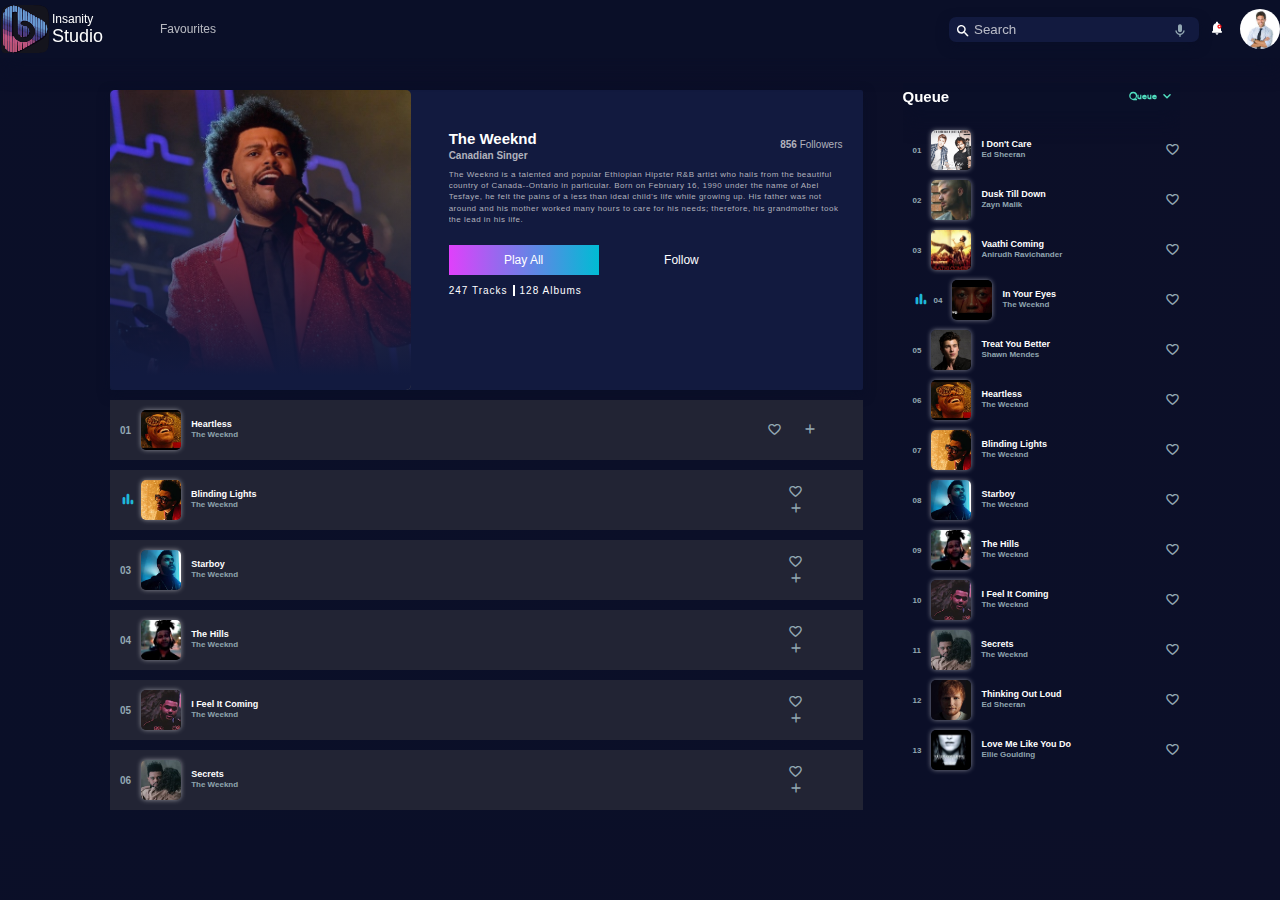
<file: Project - Music Player/playlist.html>
<!DOCTYPE html>
<html lang="en">
<head>
    <meta charset="UTF-8">
    <meta http-equiv="X-UA-Compatible" content="IE=edge">
    <meta name="viewport" content="width=device-width, initial-scale=1.0">

    <!-- Title -->
    <title> Insanity Studio </title>

    <!-- Favicon -->
    <link rel="shortcut icon" type="image/x-icon" href="img/logo1.svg">

    <!-- Material Icons CSS link -->
    <link rel="stylesheet" href="https://fonts.googleapis.com/css?family=Material+Icons|Material+Icons+Outlined|Material+Icons+Two+Tone|Material+Icons+Round">

    <!-- Local CSS link -->
    <link rel="stylesheet" type="text/css" href="style.css">
</head>

<body>
    <!-- Navbar -->

    <!-- Making navbar sticky to top -->
    <div class="navbar-fixed">
        <nav class="navbar">

            <!-- Left part of navbar contains logo and menu -->
            <div class="left d-flex">
                <!-- Logo and logo name -->
                <div class="logo d-flex">
                    <div class="logo-img">
                        <a href="index.html">
                            <img src="img/logo1.svg" alt="studio_img">
                        </a>
                    </div>

                    <span class="logo-name">
                        <span class="focus-in-contract-bck"> Insanity </span>
                        <br>
                        <span class="focus-in-contract-bck"> Studio </span>
                    </span>
                </div>

                <!-- Favourites -->
                <span class="link">
                    <a href="#player"> Favourites </a>
                </span>
            </div>

            <!-- Right part of navbar contains search bar, notification, user pic -->
            <div class="right d-flex">
                <!-- Search bar -->
                <div class="search">
                    <span class="material-icons-round"> search </span>
                    <input type="text" placeholder="Search">
                    <span class="material-icons-round"> mic </span>
                </div>

                <!-- Notification Icon -->
                <div class="notif">
                    <i class="material-icons-round"> notifications </i>
                    <i class="material-icons-round"> stop_circle </i>
                </div>

                <!-- Profile pic -->
                <div class="profile-pic">
                    <img src="img/profile.jpeg" alt="profile pic">
                </div>
            </div>
        </nav>
    </div>
    <!-- End Navbar -->

    <!-- Container contains Main Section and Queue Section -->
    <div class="container main-container d-flex">

        <!-- Main Section -->
        <main class="main-section col d-flex">

            <!-- Hero Section -->
            <div class="hero scale-up-center d-flex">

                <!-- Left part for image -->
                <div class="left">
                    <div class="image-container">
                        <img src="img/weeknd1.jpg" alt="">
                    </div>
                </div>

                <!-- Right Part for artist name and details -->
                <div class="right d-flex">

                    <!-- Artist name -->
                    <div class="heading d-flex">
                        <!-- Name/ details -->
                        <div class="left">
                            <p class="artist-name">
                                The Weeknd
                            </p>
                            <p class="bold">
                                Canadian Singer
                            </p>
                        </div>

                        <!-- Followers -->
                        <div class="right">
                            <span class="followers bold">
                                856
                            </span>
                            Followers
                        </div>
                    </div>

                    <!-- Description About Artist -->
                    <div class="description">
                        The Weeknd is a talented and popular Ethiopian Hipster R&B artist who hails from the beautiful
                        country of
                        Canada--Ontario in particular. Born on February 16, 1990 under the name of Abel Tesfaye, he felt
                        the pains of a less
                        than ideal child's life while growing up. His father was not around and his mother worked many
                        hours to care for his
                        needs; therefore, his grandmother took the lead in his life.
                    </div>

                    <!-- Button Controls -->
                    <div class="controls">
                        <button class="btn">
                            Play All
                        </button>
                        <button class="btn">
                            Follow
                        </button>
                    </div>

                    <!-- Total Tracks and Albums -->
                    <div class="songs d-flex">
                        <div class="tracks">
                            <span> 247 </span>
                            Tracks
                        </div>

                        <div class="albums">
                            <span> 128 </span>
                            Albums
                        </div>
                    </div>
                </div>
            </div>
            <!-- End Hero Section -->

            <!-- All songs -->
            <div class="all-songs scale-up-center d-flex">

                <!-- Song -->
                <div class="song d-flex">

                    <!-- Left part contains count, image and details -->
                    <div class="left d-flex">

                        <!-- Counting -->
                        <div class="count">
                            01
                        </div>
                        
                        <!-- Song Image -->
                        <a href="#player">
                            <div class="image-container play-pause">
                                <img src="img/heartless.webp" alt="">
                            </div>
                        </a>

                        <!-- Details -->
                        <div class="name d-flex">
                            <div class="song-name">
                                Heartless
                            </div>

                            <div class="singer-name">
                                The Weeknd
                            </div>
                        </div>
                    </div>

                    <!-- Right part for Toggling -->
                    <div class="right d-flex">
                        <!-- Checkbox used for toggling favourite button -->
                        <input type="checkbox" class="toggle-button">
                        <div class="favourite"></div>
                        <span class="material-icons-round">
                            add
                        </span>
                    </div>
                </div>
                <!-- End Song -->

                <!-- Song -->
                <div class="song d-flex">

                    <!-- Left part contains count, image and details -->
                    <div class="left d-flex">

                        <!-- Current Playing -->
                        <div class="current-playing">
                            <span class="material-icons-round">
                                bar_chart
                            </span>
                        </div>
                        
                        <!-- Song Image -->
                        <a href="#player">
                            <div class="image-container play-pause">
                                <img src="img/blinding-ligghts.webp" alt="">
                            </div>
                        </a>

                        <!-- Details -->
                        <div class="name d-flex">
                            <div class="song-name">
                                Blinding Lights
                            </div>

                            <div class="singer-name">
                                The Weeknd
                            </div>
                        </div>
                    </div>

                    <!-- Right part for Toggling -->
                    <div class="right">
                        <input type="checkbox" class="toggle-button">
                        <div class="favourite"></div>
                        <span class="material-icons-round">
                            add
                        </span>
                    </div>
                </div>
                <!-- End Song -->

                <!-- Song -->
                <div class="song d-flex">

                    <!-- Left part contains count, image and details -->
                    <div class="left d-flex">

                        <!-- Counting -->
                        <div class="count">
                            03
                        </div>
                        
                        <!-- Song Image -->
                        <a href="#player">
                            <div class="image-container play-pause">
                                <img src="img/starboy.webp" alt="">
                            </div>
                        </a>

                        <!-- Details -->
                        <div class="name d-flex">
                            <div class="song-name">
                                Starboy
                            </div>

                            <div class="singer-name">
                                The Weeknd
                            </div>
                        </div>
                    </div>

                    <!-- Right part for Toggling -->
                    <div class="right">
                        <input type="checkbox" class="toggle-button">
                        <div class="favourite"></div>
                        <span class="material-icons-round">
                            add
                        </span>
                    </div>
                </div>
                <!-- End Song -->

                <!-- Song -->
                <div class="song d-flex">

                    <!-- Left part contains count, image and details -->
                    <div class="left d-flex">

                        <!-- Counting -->
                        <div class="count">
                            04
                        </div>
                        
                        <!-- Song Image -->
                        <a href="#player">
                            <div class="image-container play-pause">
                                <img src="img/the-hills.webp" alt="">
                            </div>
                        </a>

                        <!-- Details -->
                        <div class="name d-flex">
                            <div class="song-name">
                                The Hills
                            </div>

                            <div class="singer-name">
                                The Weeknd
                            </div>
                        </div>
                    </div>

                    <!-- Right part for Toggling -->
                    <div class="right">
                        <input type="checkbox" class="toggle-button">
                        <div class="favourite"></div>
                        <span class="material-icons-round">
                            add
                        </span>
                    </div>
                </div>
                <!-- End Song -->

                <!-- Song -->
                <div class="song d-flex">

                    <!-- Left part contains count, image and details -->
                    <div class="left d-flex">

                        <!-- Counting -->
                        <div class="count">
                            05
                        </div>
                        
                        <!-- Song Image -->
                        <a href="#player">
                            <div class="image-container play-pause">
                                <img src="img/i-feel-it-coming.webp" alt="">
                            </div>
                        </a>

                        <!-- Details -->
                        <div class="name d-flex">
                            <div class="song-name">
                                I Feel It Coming
                            </div>

                            <div class="singer-name">
                                The Weeknd
                            </div>
                        </div>
                    </div>

                    <!-- Right part for Toggling -->
                    <div class="right">
                        <input type="checkbox" class="toggle-button">
                        <div class="favourite"></div>
                        <span class="material-icons-round">
                            add
                        </span>
                    </div>
                </div>
                <!-- End Song -->

                <!-- Song -->
                <div class="song d-flex">

                    <!-- Left part contains count, image and details -->
                    <div class="left d-flex">

                        <!-- Counting -->
                        <div class="count">
                            06
                        </div>
                        
                        <!-- Song Image -->
                        <a href="#player">
                            <div class="image-container play-pause">
                                <img src="img/secrets.webp" alt="">
                            </div>
                        </a>

                        <!-- Details -->
                        <div class="name d-flex">
                            <div class="song-name">
                                Secrets
                            </div>

                            <div class="singer-name">
                                The Weeknd
                            </div>
                        </div>
                    </div>

                    <!-- Right part for Toggling -->
                    <div class="right">
                        <input type="checkbox" class="toggle-button">
                        <div class="favourite"></div>
                        <span class="material-icons-round">
                            add
                        </span>
                    </div>
                </div>
                <!-- End Song -->

            </div>
            <!-- End All Songs -->

        </main>
        <!-- End Main Section -->

        
        <!-- Sidebar (or Queue Section) for Desktop -->
        <aside class="col">

            <!-- Navbar with queue menu -->
            <div class="navbar-fixed d-flex">

                <!-- left -->
                <div class="left"> Queue </div>

                <!-- Right part with queue dropdown menu -->
                <div class="right">

                    <!-- Dropdown Container -->
                    <div class="dropdown-container queue-menu" tabindex="1">
                        Queue

                        <!-- Dropdown icon -->
                        <span class="material-icons-round">
                            keyboard_arrow_down
                        </span>

                        <!-- Dropdown -->
                        <div class="dropdown">
                            <ul class="list">
                                <li>
                                    <a href="#player">
                                        <span class="material-icons-round">
                                            queue_music
                                        </span>

                                        <span> Playlists </span>
                                    </a>
                                </li>

                                <li>
                                    <a href="#player">
                                        <span class="material-icons-round">
                                            favorite
                                        </span>

                                        <span> Favourites Songs </span>
                                    </a>
                                </li>
                            </ul>
                        </div>
                    </div>
                </div>
            </div>
            <!-- End Navbar with Queue Menu -->

            <!-- Sidebar main i.e. Song container -->
            <div class="sidebar-main">

                <!-- Song -->
                <div class="song d-flex">

                    <!-- Left part contains count, image and details -->
                    <div class="left d-flex">

                        <!-- Counting -->
                        <div class="count">
                            01
                        </div>
                        
                        <!-- Song Image -->
                        <a href="#player">
                            <div class="image-container play-pause">
                                <img src="img/i-dont-care.jpg" alt="">
                            </div>
                        </a>

                        <!-- Details -->
                        <div class="name d-flex">
                            <div class="song-name">
                                I Don't Care
                            </div>

                            <div class="singer-name">
                                Ed Sheeran
                            </div>
                        </div>
                    </div>

                    <!-- Right part for Toggling -->
                    <div class="right">
                        <input type="checkbox" class="toggle-button">

                        <div class="favourite"></div>
                    </div>
                </div>
                <!-- End Song -->

                <!-- Song -->
                <div class="song d-flex">

                    <!-- Left part contains count, image and details -->
                    <div class="left d-flex">

                        <!-- Counting -->
                        <div class="count">
                            02
                        </div>
                        
                        <!-- Song Image -->
                        <a href="#player">
                            <div class="image-container play-pause">
                                <img src="img/dusk-till-down.jpeg" alt="">
                            </div>
                        </a>

                        <!-- Details -->
                        <div class="name d-flex">
                            <div class="song-name">
                                Dusk Till Down
                            </div>

                            <div class="singer-name">
                                Zayn Malik
                            </div>
                        </div>
                    </div>

                    <!-- Right part for Toggling -->
                    <div class="right">
                        <input type="checkbox" class="toggle-button">

                        <div class="favourite"></div>
                    </div>
                </div>
                <!-- End Song -->

                <!-- Song -->
                <div class="song d-flex">

                    <!-- Left part contains count, image and details -->
                    <div class="left d-flex">

                        <!-- Counting -->
                        <div class="count">
                            03
                        </div>
                        
                        <!-- Song Image -->
                        <a href="#player">
                            <div class="image-container play-pause">
                                <img src="img/vaatthi.jpg" alt="">
                            </div>
                        </a>

                        <!-- Details -->
                        <div class="name d-flex">
                            <div class="song-name">
                                Vaathi Coming
                            </div>

                            <div class="singer-name">
                                Anirudh Ravichander
                            </div>
                        </div>
                    </div>

                    <!-- Right part for Toggling -->
                    <div class="right">
                        <input type="checkbox" class="toggle-button">

                        <div class="favourite"></div>
                    </div>
                </div>
                <!-- End Song -->

                <!-- Song -->
                <div class="song d-flex">

                    <!-- Left part contains count, image and details -->
                    <div class="left d-flex">

                        <!-- Current Playing -->
                        <div class="current-playing">
                            <span class="material-icons-round">
                                bar_chart
                            </span>
                        </div>

                        <!-- Counting -->
                        <div class="count">
                            04
                        </div>
                        
                        <!-- Song Image -->
                        <a href="#player">
                            <div class="image-container play-pause">
                                <img src="img/in-your-eyes.jpeg" alt="">
                            </div>
                        </a>

                        <!-- Details -->
                        <div class="name d-flex">
                            <div class="song-name">
                                In Your Eyes
                            </div>

                            <div class="singer-name">
                                The Weeknd
                            </div>
                        </div>
                    </div>

                    <!-- Right part for Toggling -->
                    <div class="right">
                        <input type="checkbox" class="toggle-button">

                        <div class="favourite"></div>
                    </div>
                </div>
                <!-- End Song -->

                <!-- Song -->
                <div class="song d-flex">

                    <!-- Left part contains count, image and details -->
                    <div class="left d-flex">

                        <!-- Counting -->
                        <div class="count">
                            05
                        </div>
                        
                        <!-- Song Image -->
                        <a href="#player">
                            <div class="image-container play-pause">
                                <img src="img/shawnmendes.jpg" alt="">
                            </div>
                        </a>

                        <!-- Details -->
                        <div class="name d-flex">
                            <div class="song-name">
                                Treat You Better
                            </div>

                            <div class="singer-name">
                                Shawn Mendes
                            </div>
                        </div>
                    </div>

                    <!-- Right part for Toggling -->
                    <div class="right">
                        <input type="checkbox" class="toggle-button">

                        <div class="favourite"></div>
                    </div>
                </div>
                <!-- End Song -->

                <!-- Song -->
                <div class="song d-flex">

                    <!-- Left part contains count, image and details -->
                    <div class="left d-flex">

                        <!-- Counting -->
                        <div class="count">
                            06
                        </div>
                        
                        <!-- Song Image -->
                        <a href="#player">
                            <div class="image-container play-pause">
                                <img src="img/heartless.webp" alt="">
                            </div>
                        </a>

                        <!-- Details -->
                        <div class="name d-flex">
                            <div class="song-name">
                                Heartless
                            </div>

                            <div class="singer-name">
                                The Weeknd
                            </div>
                        </div>
                    </div>

                    <!-- Right part for Toggling -->
                    <div class="right">
                        <input type="checkbox" class="toggle-button">

                        <div class="favourite"></div>
                    </div>
                </div>
                <!-- End Song -->

                <!-- Song -->
                <div class="song d-flex">

                    <!-- Left part contains count, image and details -->
                    <div class="left d-flex">

                        <!-- Counting -->
                        <div class="count">
                            07
                        </div>
                        
                        <!-- Song Image -->
                        <a href="#player">
                            <div class="image-container play-pause">
                                <img src="img/blinding-ligghts.webp" alt="">
                            </div>
                        </a>

                        <!-- Details -->
                        <div class="name d-flex">
                            <div class="song-name">
                                Blinding Lights
                            </div>

                            <div class="singer-name">
                                The Weeknd
                            </div>
                        </div>
                    </div>

                    <!-- Right part for Toggling -->
                    <div class="right">
                        <input type="checkbox" class="toggle-button">

                        <div class="favourite"></div>
                    </div>
                </div>
                <!-- End Song -->

                <!-- Song -->
                <div class="song d-flex">

                    <!-- Left part contains count, image and details -->
                    <div class="left d-flex">

                        <!-- Counting -->
                        <div class="count">
                            08
                        </div>
                        
                        <!-- Song Image -->
                        <a href="#player">
                            <div class="image-container play-pause">
                                <img src="img/starboy.webp" alt="">
                            </div>
                        </a>

                        <!-- Details -->
                        <div class="name d-flex">
                            <div class="song-name">
                                Starboy
                            </div>

                            <div class="singer-name">
                                The Weeknd
                            </div>
                        </div>
                    </div>

                    <!-- Right part for Toggling -->
                    <div class="right">
                        <input type="checkbox" class="toggle-button">

                        <div class="favourite"></div>
                    </div>
                </div>
                <!-- End Song -->

                <!-- Song -->
                <div class="song d-flex">

                    <!-- Left part contains count, image and details -->
                    <div class="left d-flex">

                        <!-- Counting -->
                        <div class="count">
                            09
                        </div>
                        
                        <!-- Song Image -->
                        <a href="#player">
                            <div class="image-container play-pause">
                                <img src="img/the-hills.webp" alt="">
                            </div>
                        </a>

                        <!-- Details -->
                        <div class="name d-flex">
                            <div class="song-name">
                                The Hills
                            </div>

                            <div class="singer-name">
                                The Weeknd
                            </div>
                        </div>
                    </div>

                    <!-- Right part for Toggling -->
                    <div class="right">
                        <input type="checkbox" class="toggle-button">

                        <div class="favourite"></div>
                    </div>
                </div>
                <!-- End Song -->

                <!-- Song -->
                <div class="song d-flex">

                    <!-- Left part contains count, image and details -->
                    <div class="left d-flex">

                        <!-- Counting -->
                        <div class="count">
                            10
                        </div>
                        
                        <!-- Song Image -->
                        <a href="#player">
                            <div class="image-container play-pause">
                                <img src="img/i-feel-it-coming.webp" alt="">
                            </div>
                        </a>

                        <!-- Details -->
                        <div class="name d-flex">
                            <div class="song-name">
                                I Feel It Coming
                            </div>

                            <div class="singer-name">
                                The Weeknd
                            </div>
                        </div>
                    </div>

                    <!-- Right part for Toggling -->
                    <div class="right">
                        <input type="checkbox" class="toggle-button">

                        <div class="favourite"></div>
                    </div>
                </div>
                <!-- End Song -->

                <!-- Song -->
                <div class="song d-flex">

                    <!-- Left part contains count, image and details -->
                    <div class="left d-flex">

                        <!-- Counting -->
                        <div class="count">
                            11
                        </div>
                        
                        <!-- Song Image -->
                        <a href="#player">
                            <div class="image-container play-pause">
                                <img src="img/secrets.webp" alt="">
                            </div>
                        </a>

                        <!-- Details -->
                        <div class="name d-flex">
                            <div class="song-name">
                                Secrets
                            </div>

                            <div class="singer-name">
                                The Weeknd
                            </div>
                        </div>
                    </div>

                    <!-- Right part for Toggling -->
                    <div class="right">
                        <input type="checkbox" class="toggle-button">

                        <div class="favourite"></div>
                    </div>
                </div>
                <!-- End Song -->

                <!-- Song -->
                <div class="song d-flex">

                    <!-- Left part contains count, image and details -->
                    <div class="left d-flex">

                        <!-- Counting -->
                        <div class="count">
                            12
                        </div>
                        
                        <!-- Song Image -->
                        <a href="#player">
                            <div class="image-container play-pause">
                                <img src="img/EdSheeran.jpg" alt="">
                            </div>
                        </a>

                        <!-- Details -->
                        <div class="name d-flex">
                            <div class="song-name">
                                Thinking Out Loud
                            </div>

                            <div class="singer-name">
                                Ed Sheeran
                            </div>
                        </div>
                    </div>

                    <!-- Right part for Toggling -->
                    <div class="right">
                        <input type="checkbox" class="toggle-button">

                        <div class="favourite"></div>
                    </div>
                </div>
                <!-- End Song -->

                <!-- Song -->
                <div class="song d-flex">

                    <!-- Left part contains count, image and details -->
                    <div class="left d-flex">

                        <!-- Counting -->
                        <div class="count">
                            13
                        </div>
                        
                        <!-- Song Image -->
                        <a href="#player">
                            <div class="image-container play-pause">
                                <img src="img/love-me.jpg" alt="">
                            </div>
                        </a>

                        <!-- Details -->
                        <div class="name d-flex">
                            <div class="song-name">
                                Love Me Like You Do
                            </div>

                            <div class="singer-name">
                                Ellie Goulding
                            </div>
                        </div>
                    </div>

                    <!-- Right part for Toggling -->
                    <div class="right">
                        <input type="checkbox" class="toggle-button">

                        <div class="favourite"></div>
                    </div>
                </div>
                <!-- End Song --> 

            </div>
            <!-- End Sidebar Main -->

        </aside>
        <!-- End Sidebar -->

    </div>
    <!-- End Container -->

    <!-- Footer i.e. Player -->
    <!-- Queue section is integrated in bottom for mobile devices -->
    <footer id="player">

        <!-- "Close icon" for mobile devices to close bottom player -->
        <a class="material-icons-round close" href="">
            close
        </a>

        <!-- Container -->
        <div class="container d-flex">

            <!-- Mobile Queue -->
            <div class="queue">

                <!-- Navbar with queue menu -->
                <div class="navbar-fixed d-flex">

                    <!-- left -->
                    <div class="left">
                        Queue
                    </div>

                    <!-- Right part contains queue dropdown menu -->
                    <div class="right">

                        <!-- Dropdown Container -->
                        <div class="dropdown-container queue-menu" tabindex="1">
                            Queue
                        </div>

                        <!-- Down Arrow Icon -->
                        <span class="material-icons-round">
                            keyboard_arrow_down
                        </span>

                        <!-- Dropdown -->
                        <div class="dropdown">
                            <ul class="list">
                                <li>
                                    <a href="#player">
                                        <span class="material-icons-round">
                                            queue_music
                                        </span>
                                        <span> Playlists </span>
                                    </a>
                                </li>

                                <li>
                                    <a href="#player">
                                        <span class="material-icons-round">
                                            favorite
                                        </span>
                                        <span> Favourite Songs </span>
                                    </a>
                                </li>
                            </ul>
                        </div>
                    </div>
                </div>
            </div>
            <!-- End Navbar with Queue Menu -->
            
            <!-- Sidebar main i.e. Song container -->
            <div class="sidebar-main">

                <!-- Song -->
                <div class="song d-flex">

                    <!-- Left part contains count, image and details -->
                    <div class="left d-flex">

                        <!-- Counting -->
                        <div class="count">
                            01
                        </div>
                        
                        <!-- Song Image -->
                        <a href="#player">
                            <div class="image-container play-pause">
                                <img src="img/i-dont-care.jpg" alt="">
                            </div>
                        </a>

                        <!-- Details -->
                        <div class="name d-flex">
                            <div class="song-name">
                                I Don't Care
                            </div>

                            <div class="singer-name">
                                Ed Sheeran
                            </div>
                        </div>
                    </div>

                    <!-- Right part for Toggling -->
                    <div class="right">
                        <input type="checkbox" class="toggle-button">

                        <div class="favourite"></div>
                    </div>
                </div>
                <!-- End Song -->

                <!-- Song -->
                <div class="song d-flex">

                    <!-- Left part contains count, image and details -->
                    <div class="left d-flex">

                        <!-- Counting -->
                        <div class="count">
                            02
                        </div>
                        
                        <!-- Song Image -->
                        <a href="#player">
                            <div class="image-container play-pause">
                                <img src="img/dusk-till-down.jpeg" alt="">
                            </div>
                        </a>

                        <!-- Details -->
                        <div class="name d-flex">
                            <div class="song-name">
                                Dusk Till Down
                            </div>

                            <div class="singer-name">
                                Zayn Malik
                            </div>
                        </div>
                    </div>

                    <!-- Right part for Toggling -->
                    <div class="right">
                        <input type="checkbox" class="toggle-button">

                        <div class="favourite"></div>
                    </div>
                </div>
                <!-- End Song -->

                <!-- Song -->
                <div class="song d-flex">

                    <!-- Left part contains count, image and details -->
                    <div class="left d-flex">

                        <!-- Counting -->
                        <div class="count">
                            03
                        </div>
                        
                        <!-- Song Image -->
                        <a href="#player">
                            <div class="image-container play-pause">
                                <img src="img/vaatthi.jpg" alt="">
                            </div>
                        </a>

                        <!-- Details -->
                        <div class="name d-flex">
                            <div class="song-name">
                                Vaathi Coming
                            </div>

                            <div class="singer-name">
                                Anirudh Ravichander
                            </div>
                        </div>
                    </div>

                    <!-- Right part for Toggling -->
                    <div class="right">
                        <input type="checkbox" class="toggle-button">

                        <div class="favourite"></div>
                    </div>
                </div>
                <!-- End Song -->

                <!-- Song -->
                <div class="song d-flex">

                    <!-- Left part contains count, image and details -->
                    <div class="left d-flex">

                        <!-- Current Playing -->
                        <div class="current-playing">
                            <span class="material-icons-round">
                                bar_chart
                            </span>
                        </div>

                        <!-- Song Image -->
                        <a href="#player">
                            <div class="image-container play-pause">
                                <img src="img/in-your-eyes.jpeg" alt="">
                            </div>
                        </a>

                        <!-- Details -->
                        <div class="name d-flex">
                            <div class="song-name">
                                In Your Eyes
                            </div>

                            <div class="singer-name">
                                The Weeknd
                            </div>
                        </div>
                    </div>

                    <!-- Right part for Toggling -->
                    <div class="right">
                        <input type="checkbox" class="toggle-button">

                        <div class="favourite"></div>
                    </div>
                </div>
                <!-- End Song -->

                <!-- Song -->
                <div class="song d-flex">

                    <!-- Left part contains count, image and details -->
                    <div class="left d-flex">

                        <!-- Counting -->
                        <div class="count">
                            05
                        </div>
                        
                        <!-- Song Image -->
                        <a href="#player">
                            <div class="image-container play-pause">
                                <img src="img/shawnmendes.jpg" alt="">
                            </div>
                        </a>

                        <!-- Details -->
                        <div class="name d-flex">
                            <div class="song-name">
                                Treat You Better
                            </div>

                            <div class="singer-name">
                                Shawn Mendes
                            </div>
                        </div>
                    </div>

                    <!-- Right part for Toggling -->
                    <div class="right">
                        <input type="checkbox" class="toggle-button">

                        <div class="favourite"></div>
                    </div>
                </div>
                <!-- End Song -->

                <!-- Song -->
                <div class="song d-flex">

                    <!-- Left part contains count, image and details -->
                    <div class="left d-flex">

                        <!-- Counting -->
                        <div class="count">
                            06
                        </div>
                        
                        <!-- Song Image -->
                        <a href="#player">
                            <div class="image-container play-pause">
                                <img src="img/heartless.webp" alt="">
                            </div>
                        </a>

                        <!-- Details -->
                        <div class="name d-flex">
                            <div class="song-name">
                                Heartless
                            </div>

                            <div class="singer-name">
                                The Weeknd
                            </div>
                        </div>
                    </div>

                    <!-- Right part for Toggling -->
                    <div class="right">
                        <input type="checkbox" class="toggle-button">

                        <div class="favourite"></div>
                    </div>
                </div>
                <!-- End Song -->

                <!-- Song -->
                <div class="song d-flex">

                    <!-- Left part contains count, image and details -->
                    <div class="left d-flex">

                        <!-- Counting -->
                        <div class="count">
                            07
                        </div>
                        
                        <!-- Song Image -->
                        <a href="#player">
                            <div class="image-container play-pause">
                                <img src="img/blinding-ligghts.webp" alt="">
                            </div>
                        </a>

                        <!-- Details -->
                        <div class="name d-flex">
                            <div class="song-name">
                                Blinding Lights
                            </div>

                            <div class="singer-name">
                                The Weeknd
                            </div>
                        </div>
                    </div>

                    <!-- Right part for Toggling -->
                    <div class="right">
                        <input type="checkbox" class="toggle-button">

                        <div class="favourite"></div>
                    </div>
                </div>
                <!-- End Song -->

                <!-- Song -->
                <div class="song d-flex">

                    <!-- Left part contains count, image and details -->
                    <div class="left d-flex">

                        <!-- Counting -->
                        <div class="count">
                            08
                        </div>
                        
                        <!-- Song Image -->
                        <a href="#player">
                            <div class="image-container play-pause">
                                <img src="img/starboy.webp" alt="">
                            </div>
                        </a>

                        <!-- Details -->
                        <div class="name d-flex">
                            <div class="song-name">
                                Starboy
                            </div>

                            <div class="singer-name">
                                The Weeknd
                            </div>
                        </div>
                    </div>

                    <!-- Right part for Toggling -->
                    <div class="right">
                        <input type="checkbox" class="toggle-button">

                        <div class="favourite"></div>
                    </div>
                </div>
                <!-- End Song -->

                <!-- Song -->
                <div class="song d-flex">

                    <!-- Left part contains count, image and details -->
                    <div class="left d-flex">

                        <!-- Counting -->
                        <div class="count">
                            09
                        </div>
                        
                        <!-- Song Image -->
                        <a href="#player">
                            <div class="image-container play-pause">
                                <img src="img/the-hills.webp" alt="">
                            </div>
                        </a>

                        <!-- Details -->
                        <div class="name d-flex">
                            <div class="song-name">
                                The Hills
                            </div>

                            <div class="singer-name">
                                The Weeknd
                            </div>
                        </div>
                    </div>

                    <!-- Right part for Toggling -->
                    <div class="right">
                        <input type="checkbox" class="toggle-button">

                        <div class="favourite"></div>
                    </div>
                </div>
                <!-- End Song -->

                <!-- Song -->
                <div class="song d-flex">

                    <!-- Left part contains count, image and details -->
                    <div class="left d-flex">

                        <!-- Counting -->
                        <div class="count">
                            10
                        </div>
                        
                        <!-- Song Image -->
                        <a href="#player">
                            <div class="image-container play-pause">
                                <img src="img/i-feel-it-coming.webp" alt="">
                            </div>
                        </a>

                        <!-- Details -->
                        <div class="name d-flex">
                            <div class="song-name">
                                I Feel It Coming
                            </div>

                            <div class="singer-name">
                                The Weeknd
                            </div>
                        </div>
                    </div>

                    <!-- Right part for Toggling -->
                    <div class="right">
                        <input type="checkbox" class="toggle-button">

                        <div class="favourite"></div>
                    </div>
                </div>
                <!-- End Song -->

                <!-- Song -->
                <div class="song d-flex">

                    <!-- Left part contains count, image and details -->
                    <div class="left d-flex">

                        <!-- Counting -->
                        <div class="count">
                            11
                        </div>
                        
                        <!-- Song Image -->
                        <a href="#player">
                            <div class="image-container play-pause">
                                <img src="img/secrets.webp" alt="">
                            </div>
                        </a>

                        <!-- Details -->
                        <div class="name d-flex">
                            <div class="song-name">
                                Secrets
                            </div>

                            <div class="singer-name">
                                The Weeknd
                            </div>
                        </div>
                    </div>

                    <!-- Right part for Toggling -->
                    <div class="right">
                        <input type="checkbox" class="toggle-button">

                        <div class="favourite"></div>
                    </div>
                </div>
                <!-- End Song -->

                <!-- Song -->
                <div class="song d-flex">

                    <!-- Left part contains count, image and details -->
                    <div class="left d-flex">

                        <!-- Counting -->
                        <div class="count">
                            12
                        </div>
                        
                        <!-- Song Image -->
                        <a href="#player">
                            <div class="image-container play-pause">
                                <img src="img/EdSheeran.jpg" alt="">
                            </div>
                        </a>

                        <!-- Details -->
                        <div class="name d-flex">
                            <div class="song-name">
                                Thinking Out Loud
                            </div>

                            <div class="singer-name">
                                Ed Sheeran
                            </div>
                        </div>
                    </div>

                    <!-- Right part for Toggling -->
                    <div class="right">
                        <input type="checkbox" class="toggle-button">

                        <div class="favourite"></div>
                    </div>
                </div>
                <!-- End Song -->

                <!-- Song -->
                <div class="song d-flex">

                    <!-- Left part contains count, image and details -->
                    <div class="left d-flex">

                        <!-- Counting -->
                        <div class="count">
                            13
                        </div>
                        
                        <!-- Song Image -->
                        <a href="#player">
                            <div class="image-container play-pause">
                                <img src="img/love-me.jpg" alt="">
                            </div>
                        </a>

                        <!-- Details -->
                        <div class="name d-flex">
                            <div class="song-name">
                                Love Me Like You Do
                            </div>

                            <div class="singer-name">
                                Ellie Goulding
                            </div>
                        </div>
                    </div>

                    <!-- Right part for Toggling -->
                    <div class="right">
                        <input type="checkbox" class="toggle-button">

                        <div class="favourite"></div>
                    </div>
                </div>
                <!-- End Song --> 

            </div>
            <!-- End Sidebar Main -->
            <!-- End Mobile Queue -->

            <!-- Bottom Player -->
            <div class="player d-flex">

                <!-- Left part of player -->
                <div class="song-info left d-flex">

                    <!-- Thumbnail -->
                    <div class="image-container">
                        <img src="img/weeknd.jpg" alt="">
                    </div>

                    <!-- Song with marquee -->
                    <div class="song-details">
                        <marquee behavior="scroll" direction="left" scrollamount="3">
                            Blinding Lights
                        </marquee>

                        <p>
                            The Weeknd
                        </p>
                    </div>

                    <!-- Favourite with other controls -->
                    <div class="make-favourite d-flex">
                        <input type="checkbox" class="toggle-button">
                        <div class="favourite"></div>
                        <span class="material-icons-round">
                            block
                        </span>
                    </div>
                </div>
                <!-- End left part player -->

                <!-- Middle Part -->
                <div class="main-controls d-flex center">

                    <!-- Change song controls -->
                    <div class="top-controls d-flex">
                        <span class="material-icons-round">
                            shuffle
                        </span>
                        <span class="material-icons-round">
                            skip_previous
                        </span>
                        <span class="material-icons-round">
                            pause
                        </span>
                        <span class="material-icons-round">
                            skip_next
                        </span>
                        <span class="material-icons-round">
                            repeat
                        </span>
                    </div>

                    <!-- Audio seek bar using range input element -->
                    <div class="bottom-controls d-flex">
                        <div class="duration">
                            1:24
                        </div>
                        <div class="progress d-flex">
                            <input type="range">
                        </div>
                        <div class="duration">
                            4:23
                        </div>
                    </div>
                </div>
                <!-- End Middle Part -->

                <!-- Right part of player -->
                <div class="right-control right d-flex">

                    <!-- Playlist, Volume and Other controls -->
                    <span class="material-icons-round">
                        playlist_play
                    </span>
                    <span class="material-icons-round">
                        speaker
                    </span>
                    <span class="material-icons-round">volume_up</span>
                    <div class="progress d-flex">
                        <input type="range">
                    </div>
                    <span class="material-icons-round">
                        open_in_full
                    </span>
                </div>
                <!-- End Right Part of Player -->

            </div>
            <!-- End Bottom Player -->

        </div>
        <!-- End Container -->

    </footer>
    <!-- End Footer -->

</body>
</html>
</file>
<file: Project - Music Player/style.css>
/* ================================= 
            Global Styles
   ================================= */

@font-face{
   font-family: priori-sans;
   src: url(Priori_Sans_Regular.ttf)
}

/* Removing dafault padding and margins */
*{
   padding: 0;
   margin: 0;
   box-sizing: border-box;
   font-family: sans-serif;
   outline: none;
}

html{
   font-size: 62.5%;
   scroll-behavior: smooth;
}

body{
   background-image: linear-gradient(45deg, #0a0f28, #0c0f28);
   background-color: #0a0f28;
   color: #93a8b3;   /* for text */
   scroll-behavior: none;
}

a{
   color: inherit;   /* Inherit text color from body */
   text-decoration: none;
}

a:hover, a:focus{
   color: white;
   text-decoration: none;
}

/* Hiding scroll bar */
/* ::-webkit-scrollbar{
   display: none;
} */

html, body, aside, .queue{
   -ms-overflow-style: none;
   scrollbar-width: none;
}

/* Placeholder color */
::placeholder{
   color: #ffffffb3;
   opacity: 1;
}

img{
   width: 100%;
   height: 100%;
   object-fit: cover;
}

.col{
   margin-left: 1.5rem;
   margin-right: 1.5rem;
   padding: 1rem;
}

/* flex class */
.d-flex{
   display: flex;
   /* justify-content: center; */
   align-items: center;
}

/* Material Icons */
.material-icons-round, .material-icons-outlined{
   font-size: 16px !important;
   vertical-align: middle;
   position: relative;
   top: -1px;
   margin-right: 5px;
}

.material-icons-round:hover, .material-icons-round:focus{
   color: white;
   cursor: pointer;
}

.container{
   margin-top: 8rem;
   padding-right: 1.5rem;
   padding-left: 1.5rem;
   margin-right: auto;
   margin-left: auto;
   align-items: stretch;
}

.main-section{
   flex: 3 3;
   width: 100%;
   flex-direction: column;
   align-items: stretch;
}

.center{
   align-self: center;
   justify-self: center;
}

aside{
   flex: 1 0;
   display: none;
}

.image-container{
   width: 6rem;
   height: 6rem;
   margin-right: 1rem;
   border-radius: 5px;
   overflow: hidden;
}

.section-container{
   flex-wrap: wrap;
   justify-content: space-between;
}

.section-title{
   margin: 2rem 0 1rem;
   color: white;
   font-weight: 400;
   text-transform: capitalize;
   font-size: 1.3rem;
   line-height: 2;
   border-bottom: 1px solid white;
}

/* Dropdown */
.dropdown{
   background-color: rgba(255, 255, 255, 0.9);
   position: absolute;
   top: 10px;
   right: 20px;
   transition: transform 0.4s;
   transform: scale(0);
   transform-origin: 100% 0;
   font-weight: normal;
}

.dropdown-container:focus .dropdown{
   z-index: 100;
   transform: scale(1);
   text-align: left;
}

.dropdown-container:focus .menu-icon{
   color: white;
}

/* End of Global Styles */


/* ================================= 
         Play Pause Hover Effect
   ================================= */

.play-pause{
   position: relative;
}

.play-pause::after{
   width: 100%;
   height: 100%;
   content: "play_arrow";
   font-family: "Material Icons Round";
   font-size: 3rem;
   position: absolute;
   top: 0;
   left: 0;
   text-align: center;
   line-height: 9rem;
   color: white;
   background-color: #0c0c0c50;
   z-index: 5;
   display: none;
}

/* Checkbox toggle button */
.toggle-button{
   position: absolute;
   z-index: 5;
   width: 20px;
   height: 20px;
   opacity: 0;
   top: 0;
   left: 0;
}

.favourite::after{
   content: "favorite_border";
   font-family: "Material Icons Round";
   font-size: 1.5rem;
}

.toggle-button:hover{
   cursor: pointer;
}

.toggle-button:checked + .favourite::after{
   content: "favorite";
   color: red;
}

.latest-artist .play-pause::after{
   width: 6rem;
   line-height: 6rem;
   height: 100%;
}

.play-pause:hover::after{
   display: block;
}

.category .name:hover + a .play-pause::after, .mood-element .name:hover + a .play-pause::after{
   display: block;
}

.popular-artist .play-pause::after{
   line-height: 9rem;
}

.mood-element .play-pause::after{
   line-height: 16rem;
}

.latest-songs .play-pause::after{
   line-height: 11rem;
}

.song .play-pause::after{
   line-height: 6rem;
   font-size: 2rem;
}

/* End of Play Pause Hover Effect */


/* ================================= 
               Navbar
   ================================= */

.navbar-fixed{
   position: fixed;
   width: 100%;
   top: 0;
   background-color: #0a0f28;
   padding: 5px 0;
   box-shadow: 0px 10px 20px 0px #0a0f28;
   z-index: 200;
}

.navbar{
   display: flex;
   justify-content: space-between;
   align-items: center;
}

/* Logo */
.logo-img{
   height: 4.8rem;
   width: 5rem;
}

.logo-img img{
   height: 100%;
   width: 100%;
   object-fit: contain;
}

.logo-name{
   width: 8rem;
   padding: 0px 2px;
}

.logo-name span:first-child{
   color: white;
   font: 1rem;
}

.logo-name span:last-child{
   color: white;
   font: 1.5rem;
}

.link{
   display: none;
}

.link a{
   padding: 10px;
   font-size: 1.2rem;
   color: rgba(255, 255, 255, 0.7);
   text-decoration: none;
   transition: 0.3s ease-in-out;
}

.link a:hover, .link a:focus{
   cursor: pointer;
   color: white;
   background-color: #fff4;
   border-radius: 5px;
}

/* Search Bar */
.search input{
   padding: 0.5rem 2.5rem;
   width: 18rem;
   background-color: #121a3f;
   color: white;
   border: none;
   border-radius: 7px;
   box-shadow: #090e27 0px 4px 12px;
}

.search{
   position: relative;
}

.search span:nth-child(1){
   position: absolute;
   font-size: 1rem;
   left: 6px;
   top: 6px;
   color: #ffffff;
   z-index: 1;
}

.search span:last-child{
   position: absolute;
   font-size: 1rem;
   right: 6px;
   top: 6px;
   color: #93a8b3;
   z-index: 1;
}

.search, .notif{
   margin-right: 1rem;
}

.notif{
   color: white;
   position: relative;
   cursor: pointer;
}

.notif i:nth-child(2){
   position: absolute;
   font-size: 5px !important;
   color: red;
   right: 3.5px;
   top: 3px;
}

/* User Profile */
.profile-pic{
   height: 4rem;
   width: 4rem;
}

.profile-pic img{
   width: 100%;
   height: 100%;
   object-fit: cover;
   border-radius: 50%;
}

/*==== End of Navbar ====*/


/* ================================= 
            Carousel
   ================================= */

.carousel .row{
   justify-content: space-between;
}

.carousel-item{
   min-width: 12rem;
   height: 12rem;
   border-radius: 5px;
   transition: transform 250ms;
   overflow: hidden;
}

.row:hover .carousel-item{
   opacity: 0.5;
   transform: scale(0.9);
}

.row:hover .carousel-item:hover{
   cursor: pointer;
   transform: scale(1.2);
   opacity: 1;
   z-index: 1;
}

/* End of Carousel */


/* ================================= 
         Latest Release Section
   ================================= */

.latest-artist{
   flex-basis: 100%;
   margin-bottom: 1rem;
   justify-content: space-between;
   position: relative;
}

.latest-artist .right{
   flex-direction: column;
   align-self: flex-start;
   justify-content: space-between;
}

.details{
   color: white;
}

.name{
   text-transform: capitalize;
   font-size: 0.9rem;
   color: #fff;
   font-weight: bold;
}

.date{
   font-weight: 100;
   font-size: 0.8rem;
}

.menu-icon:hover{
   cursor: pointer;
}

.latest-artist .material-icons-round{
   margin: 0;
   margin-left: 5px;
}

.length{
   font-size: 1rem;
}

.list{
   list-style: none;
}

.list li:hover, .list li:focus{
   background-color: white;
}

.list li a{
   display: block;
   width: 100%;
   text-decoration: none;
   color: darkslategray;
   padding: 0.5rem;
   font-size: 12px;
   border-bottom: 1px solid lightgray;
}

.text{
   line-height: 24px;
}

/* ==== End of Latest Release Section ==== */


/* ================================= 
         Popular Artist Section
   ================================= */

.popular-artist{
   flex-basis: 33%;
   margin-bottom: 1rem;
}

.popular-artist .image-container{
   border-radius: 50%;
   overflow: hidden;
   width: 8rem;
   height: 8rem;
   margin-right: 0;
}

.popular-artist .image-container img{
   border-radius: 50%;
}

.popular-artist .name{
   width: 8rem;
   text-align: center;
   text-transform: capitalize;
}

/* ==== End of Popular Artists ==== */

/* ================================= 
         Categories Section
   ================================= */

#categories .section-container{
   background-color: #101642;
   padding: 1rem;
   border-radius: 5px;
   justify-content: center;
}

.stations{
   height: 10rem;
   width: 100%;
   flex-direction: column;
   padding: 10px;
   border-radius: 10px;
   margin-bottom: 1rem;
   background-color: #ff6701;
   box-shadow: 0px 0px 10px 2px #00000050;
}

.stations .image-container{
   margin: 0;
   width: 4rem;
   height: 4rem;
}

.category-container{
   flex-wrap: wrap;
   width: 80%;
   justify-content: space-between;
}

.category{
   position: relative;
   width: 9rem;
   height: 9rem;
   overflow: hidden;
   border-radius: 50%;
   margin-bottom: 1rem;
   margin-right: 1rem;
}

.category img{
   border-radius: 50%;
}

.category .name{
   position: absolute;
   width: 100%;
   height: 100%;
   top: 0;
   left: 0;
   border-radius: 50%;
   text-align: center;
   z-index: 2;
   font-size: 1.2rem;
   text-shadow: 0px 5px 6px rgba(0, 0, 0);
}

.love{
   background: rgb(2, 0, 36);
   background: linear-gradient(#ff577e50 0%, #ff577f50 100%);
}

.retro{
   background: linear-gradient(#f0cb6550 0%, #f1ce6d50 100%);

}

.chill{
   background: linear-gradient(#00d0f550, #51c2d550);
}

.workout{
   background: linear-gradient(#ebd8b750 0%, #ebd8b750 100%);
}

.rock{
   background: linear-gradient(#0015ff50 0%, #0015ff50 100%);
}

.pop{
   background: linear-gradient(
     rgba(255, 166, 0, 0.5) 0%,
     rgba(255, 68, 0, 0.5) 100%
   );
}

/* ==== End of categories Section ==== */

/* ================================= 
            Mood Section
   ================================= */

#mood .section-container{
   justify-content: space-between;
}

.mood-element{
   position: relative;
}

.mood-element .image-container, .mood-element{
   min-width: 100%;
   height: 16rem;
   margin-bottom: 1rem;
}

.mood-element .image-container{
   overflow: hidden;
}

.mood-element .image-container img{
   transition: 0.3s ease-in-out;
}

.mood-element .image-container:hover img{
   transform: scale(1.2);
}

.mood-element .name{
   position: absolute;
   text-align: center;
   width: 100%;
   top: 0;
   line-height: 16rem;
   font-size: 1.5rem;
   background-color: #00000050;
   text-shadow: 2px 1px 1px black;
   z-index: 2;
}

/* ==== End of Mood Section ==== */


/* ================================= 
            Latest Songs Section
   ================================= */

.latest-songs{
   margin-bottom: 1rem;
   margin-right: 1rem;
}

.latest-songs .image-container{
   width: 12rem;
   height: 12rem;
   margin: 0;
}

.latest-songs .details, .latest-songs .name{
   font-size: 1.1rem;
   margin-top: 0.6rem;
}

.latest-songs .name p:last-child{
   font-weight: 300;
}

/* ==== End of Latest Songs ==== */


/* ================================= 
            Bottom Music Player
   ================================= */

#player{
   position: fixed;
   bottom: 0;
   left: 0;
   width: 100%;
   z-index: 20;
   background-color: #232b2b;
   visibility: hidden;
   opacity: 0;
   transition: 0.3s ease-in-out;
}

#player:target{
   visibility: visible;
   opacity: 1;
}

#player .container{
   position: relative;
   flex-direction: column;
   height: 86vh;
   padding: 0;
   padding-bottom: 1rem;
   width: 100%;
   margin: 0;
   justify-content: space-between;
   color: #93a8b3;
}

.player{
   width: 100%;
   background-color: #282828;
}

.player .image-container{
   width: 4rem;
   height: 4rem;
}

/* marquee */
.song-details{
   margin-right: 0;
}

.song-details marquee{
   font-size: 1.2rem;
   font-weight: 500;
   max-width: 15rem;
   max-height: 2rem;
   margin-top: -1rem;
   margin-bottom: 1rem;
   overflow: hidden;
   color: white;
   position: relative;
}

.song-details marquee::after{
   position: absolute;
   content: "";
   top: 0;
   left: 0;
   width: 100%;
   height: 100%;
   background: linear-gradient(to right, rgba(255, 255, 0) 0%, #282828 95%);
}

.song-details p:last-child{
   font-size: 1rem;
   font-weight: 300;
   margin-bottom: -1rem;
}

.make-favourite{
   display: none;
   position: relative;
   align-self: flex-start;
   margin-top: 0.8rem;
}

#player .material-icons-round, .make-favourite .favourite::after{
   font-size: 1.3rem !important;
   margin-left: 0.5rem;
}

.main-controls{
   flex-direction: column;
}

.top-controls{
   margin-bottom: 0.5rem;
}

.top-controls span:nth-child(3){
   border: 2px solid white;
   padding: 0.5rem;
   border-radius: 50%;
}

.bottom-controls{
   justify-content: space-between;
   min-width: 23rem;
   font-size: 0.8rem;
}

.bottom-controls .progress input{
   width: 17rem;
}

.right-control{
   display: none;
}

.right-control .progress{
   width: 6rem;
}

.queue{
   height: 75vh;
   background-color: #232b2b;
   overflow-y: auto;
   position: relative;
}

.queue .navbar-fixed{
   padding: 1rem;
   position: sticky;
   justify-content: space-between;
   background-color: inherit;
   box-shadow: 0px 10px 20px 0px #232b2b;
}

.queue .navbar-fixed .left{
   color: white;
   font-size: 1.5rem;
   font-weight: 600;
   flex: 2;
}

.current-playing .material-icons-round{
   margin-left: 0 !important;
}

.queue .play-pause::after{
   line-height: 6rem;
   font-size: 2rem;
}

.queue .navbar-fixed .right{
   margin-right: 5rem;
}

.queue .dropdown{
   top: 35px;
   right: 80px;
}

.close{
   position: absolute;
   top: 12px;
   right: 15px;
   z-index: 201;
}

.queue .sidebar-main{
   padding-inline: 2rem;
}

.song{
   justify-content: space-between;
   margin-bottom: 1rem;
}

.song .left > div{
   margin-right: 1rem;
   font-weight: 600;
}

.sidebar-main{
   margin-top: 2rem;
   padding-left: 1rem;
}

.sidebar-main .count{
   font-size: 0.9rem;
}

.song .image-container{
   width: 6rem;
   height: 6rem;
   border-radius: 5px;
   box-shadow: 0px 0px 5px rgba(255, 255, 255, 0.5);
}

.song .right{
   align-self: center;
   position: relative;
}

.song .name{
   flex-direction: column;
   align-items: flex-start;
   font-size: 0.8rem;
}

.singer-name{
   font-size: 0.9rem;
   line-height: 0.6;
   color: #8fa4af;
}

.song-name{
   font-size: 1.1rem;
}

.current-playing .material-icons-round{
   color: #1fb7d8;
   margin-right: -5px;
}

/* Audio and Volume Seek Bar */

.progress input[type="range"]{
   overflow: hidden;
   cursor: pointer;
   background-color: #282828;
}

::-webkit-slider-runnable-track{
   background: #ddd;
   height: 0.5rem;
   margin-top: -1px;
   border-radius: 5px;
}

::-webkit-slider-thumb{
   width: 1.5rem;
   height: 1.5rem;
   background: dodgerblue;
   box-shadow: -100vw 0 0 99vw #acce66;
}

::-moz-range-thumb{
   background: rgb(255, 255, 255);
   width: 1.5rem;
   height: 1.5rem;
   border-radius: 50%;
   border: 2px solid #999;
   box-sizing: border-box;
}

::-ms-thumb {
   background: #fff;
   border: 2px solid #999;
   width: 1.5rem;
   height: 1.5rem;
   border-radius: 50%;
   box-sizing: border-box;
}
 
::-moz-range-progress {
   background-color: dodgerblue;
}

::-moz-range-track {
   background-color: white;
}

::-ms-track {
   background: #ddd;
   color: transparent;
   height: 0.5rem;
   border: none;
}

input[type="range"]::-ms-fill-lower {
   background-color: #acce66;
}

input[type="range"]::-ms-fill-upper {
   background-color: white;
}

/*=====  End of Bottom Music Player  ======*/


/* ================================= 
            Queue Section
   ================================= */

aside.col{
   height: 83vh;
   width: 25%;
   top: 9.3rem;
   position: sticky;
   overflow-y: scroll;
   padding: 0;
}

aside .navbar-fixed{
   position: sticky;
   top: 0px;
}

aside .navbar-fixed .left{
   color: white;
   font-size: 1.5rem;
   font-weight: 600;
   flex: 2;
}

.queue-menu:hover{
   cursor: pointer;
}

.queue-menu{
   color: #50e0c0 !important;
   font-size: 1.2rem !important;
   font-family: priori-sans !important;
   text-align: right;
   font-weight: 600;
}

aside .queue-menu .dropdown{
   top: 25px;
   right: 30px;
}

/* ==== End of Queue Section ==== */

/* ================================= 
            Hero Section
   ================================= */

.hero{
   background-color: #121a3f;
   box-shadow: #090e27 0px 4px 12px;
   justify-content: space-between;
   height: 30rem;
   border-radius: 2px;
}

.hero .image-container{
   position: relative;
   height: 100%;
   width: 100%;
}

.hero .image-container::after{
   position: absolute;
   content: "";
   display: block;
   top: 0;
   left: 0;
   height: 100%;
   width: 100%;
   background: linear-gradient(to bottom, rgba(255, 255, 255, 0) 0%, #121a3f 95%);
}

.hero > .left{
   height: 100%;
   width: 40%;
}

.hero > .right{
   padding-right: 2rem;
   color: #b1b2bd;
   height: 75%;
   width: 55%;
   flex-direction: column;
   justify-content: flex-start;
   align-items: flex-start;
}

.hero .heading{
   width: 100%;
   justify-content: space-between;
}

.hero .artist-name{
   font-size: 1.3rem;
   color: white;
   font-weight: bolder;
   line-height: 1.5;
}

.bold{
   font-weight: bold;
}

.description{
   margin-top: 0.8rem;
   line-height: 1.4;
   letter-spacing: 0.5px;
   font-size: 0.8rem;
   max-height: 10rem;
   overflow: auto;
}

.controls{
   margin-top: 2rem;
   margin-bottom: 1rem;
   width: 100%;
}

.controls button{
   padding: 0.8rem;
   width: 6rem;
   font-size: 1rem;
   border-radius: 0%;
   margin-right: 0.5rem;
   border: 0px;
   color: #ffffff;
   background: transparent;
   transition: box-shadow 0.3s ease-in-out;
}

.btn:hover, .btn:focus{
   cursor: pointer;
   box-shadow: inset 0 0 0 0.2rem white;
}

.controls button:first-child{
   background: linear-gradient(to right, #e040fb, #00bcd4);
}

.songs{
   color: white;
}

.tracks{
   margin-right: 0.5rem;
   padding-right: 0.5rem;
   letter-spacing: 1px;
   border-right: 2px solid white;
}

.albums{
   letter-spacing: 1px;
}
/* ==== End of Hero Section ==== */


/* ================================= 
            All Songs Section
   ================================= */

.all-songs{
   flex-direction: column;
   margin-top: 1rem;
}

.all-songs .song{
   background-color: #222434;
   width: 100%;
   padding: 1rem;
   padding-right: 4rem;
   transition: 0.3s ease-in-out;
}

.all-songs .song:hover, .all-songs .song:focus{
   background-color: #27293a;
   box-shadow: #090e27 0px 4px 12px;
}

.all-songs .favourite::after{
   margin-right: 2rem;
}

.song .name{
   flex-direction: column;
   align-items: flex-start;
}

/* ==== End of All Songs Section ==== */

/* ================================= 
         Similar Artists Section
   ================================= */

#similar-artists{
   margin-top: 1rem;
}

#similar-artists .image-container {
   width: 6.5rem;
   height: 6.5rem;
}
#similar-artists .play-pause::after {
   width: 6.5rem;
   line-height: 6.5rem;
}

#similar-artists + .navbar-fixed {
   z-index: -1;
}

#similar-artists .dropdown-container {
   z-index: 150;
}

/*=====  End of Similar Artists Section  ======*/


/* ================================= 
               Animation
   ================================= */

.scale-up-center{
   -webkit-animation: scale-up-center 0.5s ease-in-out forwards;
   animation: scale-up-center 0.5s ease-in-out forwards;
}

.focus-in-contract-bck{
   -webkit-animation: focus-in-contract-bck 1s cubic-bezier(0.25, 0.46, 0.45, 0.94) both;
   animation: focus-in-contract-bck 1s cubic-bezier(0.25, 0.46, 0.45, 0.94) both;
}

@-webkit-keyframes focus-in-contract-bck{
   0%{
      letter-spacing: 1em;
      -webkit-transform: translateZ(300px);
      -webkit-filter: blur(12px);
      filter: blur(12px);
      opacity: 0;
   }

   100%{
      -webkit-transform: translateZ(12px);
      transform: translateZ(12px);
      -webkit-filter: blur(0);
      filter: blur(0);
      opacity: 1;
   }
}

@keyframes focus-in-contract-bck{
   0%{
      letter-spacing: 1em;
      -webkit-transform: translateZ(300px);
      -webkit-filter: blur(12px);
      filter: blur(12px);
      opacity: 0;
   }

   100%{
      -webkit-transform: translateZ(12px);
      transform: translateZ(12px);
      -webkit-filter: blur(0);
      filter: blur(0);
      opacity: 1;
   }
}

@-webkit-keyframes scale-up-center {
   0% {
      -webkit-transform: scale(0);
      transform: scale(0);
   }
   90% {
      -webkit-transform: scale(1.1);
      transform: scale(1.1);
   }
   100% {
      -webkit-transform: scale(1);
      transform: scale(1);
   }
}
@keyframes scale-up-center {
   0% {
      -webkit-transform: scale(0);
      transform: scale(0);
   }
   90% {
      -webkit-transform: scale(1.1);
      transform: scale(1.1);
   }
   100% {
      -webkit-transform: scale(1);
      transform: scale(1);
   }
}

/*=====  End of Animation  ======*/


/* ================================= 
            Responsive CSS
   ================================= */

@media only screen and (min-width: 576px){

   .container{
      width: 540px;
      transition: 0.5s all ease-in-out;
   }

   .main-container{
      flex-direction: column;
   }

   .logo-name{
      width: 10rem;
   }

   .logo-name span:first-child{
      color: white;
      font-size: 1.2rem;
   }

   .logo-name span:last-child{
      color: white;
      font-size: 1.8rem;
   }
   
   .carousel-item{
      min-width: 15rem;
      height: 15rem;
      margin-right: 1rem;
   }

   .latest-artist{
      flex-basis: 47%;
   }

   .latest-artist .play-pause::after{
      width: 6rem;
      line-height: 6rem;
      height: 100%;
   }

   .popular-artist{
      flex-basis: auto;
   }

   .popular-artist .image-container{
      width: 7rem;
      height: 7rem;
   }

   .popular-artist .play-pause::after{
      line-height: 7rem;
   }

   .name{
      font-size: 0.8rem !important;
   }

   .section-title{
      font-size: 1.3rem;
   }

   .category-container{
      width: auto;
      margin-left: 1rem;
   }

   .category .image-container, .category{
      width: 5.5rem;
      height: 5.5rem;
   }

   .category .play-pause::after{
      line-height: 5.5rem;
   }

   .stations{
      height: 7rem;
      width: 7rem;
   }

   .mood-element .image-container, .mood-element{
      min-width: 14.3rem;
      height: 11rem;
   }

   .mood-element .name, .mood-element .play-pause::after{
      width: 14.3rem;
      line-height: 11rem;
   }

   .latest-songs{
      margin-right: 0;
   }

   .latest-songs .details, .latest-songs .name{
      font-size: 0.9rem;
   }

   .latest-songs .image-container{
      width: 6rem;
      height: 6rem;
      margin-right: 1rem;
   }

   .latest-songs .play-pause::after{
      line-height: 6rem;
   }

   .search input{
      width: 16rem;
   }

   .controls button{
      width: 10rem;
      font-size: 1.2rem;
   }

   .player{
      justify-content: space-between;
      padding-inline: 1rem;
   }

   .make-favourite, .right-control{
      display: flex;
   }

   .link{
      display: block;
   }

}

@media only screen and (min-width: 768px){
   .container{
      width: 720px;
      transition: 0.5s all ease-in-out;
   }

   .main-container{
      flex-direction: column;
   }

   aside.col{
      display: none;
   }

   .carousel-item{
      min-width: 18rem;
      margin-right: 1rem;
      height: auto;
   }

   .popular-artist .image-container{
      border-radius: 50%;
      overflow: hidden;
      width: 9rem;
      height: 9rem;
      margin-right: 0;
   }

   .popular-artist .play-pause::after{
      line-height: 9rem;
   }

   .name{
      font-size: 1em !important;
   }

   .category-container{
      width: 85%;
   }

   .category .image-container, .category{
      width: 7rem;
      height: 7rem;
   }

   .category .play-pause::after{
      line-height: 7rem;
   }

   .stations{
      height: 8rem;
      width: 8rem;
   }

   .mood-element .image-container, .mood-element{
      min-width: 19rem;
      height: 13rem;
   }

   .mood-element .name, .mood-element .play-pause::after{
      width: 19rem;
      line-height: 13rem;
   }

   .latest-songs .details, .latest-songs .name{
      font-size: 0.9rem;
   }

   .latest-songs .image-container{
      width: 9rem;
      height: 9rem;
      margin-right: 1rem;
   }

   .latest-songs .play-pause::after{
      line-height: 9rem;
   }

   .heading .artist-name{
      font-size: 1.5rem;
   }
}

@media only screen and (min-width: 992px){
   .container{
      width: 960px;
   }

   .queue{
      display: none;
   }

   aside.col{
      display: block;
   }

   .main-container{
      flex-direction: row;
   }

   .close{
      display: none;
   }

   .search input{
      width: 25rem;
   }

   .category-container{
      width: auto;
   }

   #player .container{
      flex-direction: row;
      height: 8rem;
      padding: 0;
      padding-inline: 1.5rem;
      margin-inline: auto;
   }

   .main-section{
      flex-basis: 70%;
   }

   aside.col{
      flex-basis: 26%;
   }

   .image-container{
      width: 8rem;
      height: 8rem;
      margin-right: 1rem;
   }

   .latest-artist .play-pause::after{
      width: 8rem;
      line-height: 8rem;
      height: 100%;
   }

   .popular-artist .name{
      width: 9rem;
   }

   .song .image-container{
      width: 4rem;
      height: 4rem;
   }

   .song .play-pause::after{
      line-height: 4rem;
   }

   .name, .song-name{
      font-size: 0.9rem;
   }

   .singer-name{
      font-size: 0.8rem;
      line-height: 1.6;
   }

   .latest-songs .image-container{
      width: 9rem;
      height: 10rem;
   }

   .latest-songs .play-pause::after{
      line-height: 10rem;
   }

   .sidebar-main .count{
      font-size: 0.8rem;
   }

   .controls .btn{
      width: 15rem;
   }

   #similar-artists .image-container{
      width: 6rem;
      height: 6rem;
   }

   #similar-artists .play-pause::after{
      width: 6rem;
      line-height: 6rem;
   }

   #recently-played .song:last-child{
      display: none;
   }

   .player{
      justify-content: space-between;
   }

   .player .image-container{
      width: 6rem;
      height: 6rem;
   }

   #player .material-icons-round, .make-favourite .favourite::after{
      font-size: 2rem !important;
      margin-left: 0.5rem;
   }

   .bottom-controls{
      justify-content: space-between;
      min-width: 30rem;
      font-size: 0.8rem;
   }

   .bottom-controls .progress input{
      width: 25rem;
   }

   .right-control .progress{
      width: 10rem;
   }
}

@media only screen and (min-width: 1200px){
   .container{
      width: 1140px;
   }

   .carousel-item{
      min-width: 20rem;
   }

   .mood-element .image-container, .mood-element{
      min-width: 23rem;
      height: 16rem;
   }

   .mood-element .name, .mood-element .play-pause::after{
      width: 23rem;
      line-height: 16rem;
   }

   .name{
      font-size: 1.1rem !important;
   }

   .main-section{
      flex-basis: 70%;
   }

   aside.col{
      flex-basis: 25%;
   }

   .category-container{
      width: 85%;
   }

   #recently-played .song:last-child{
      display: flex;
   }
}

/* ==== End of Responsive CSS */
</file>
